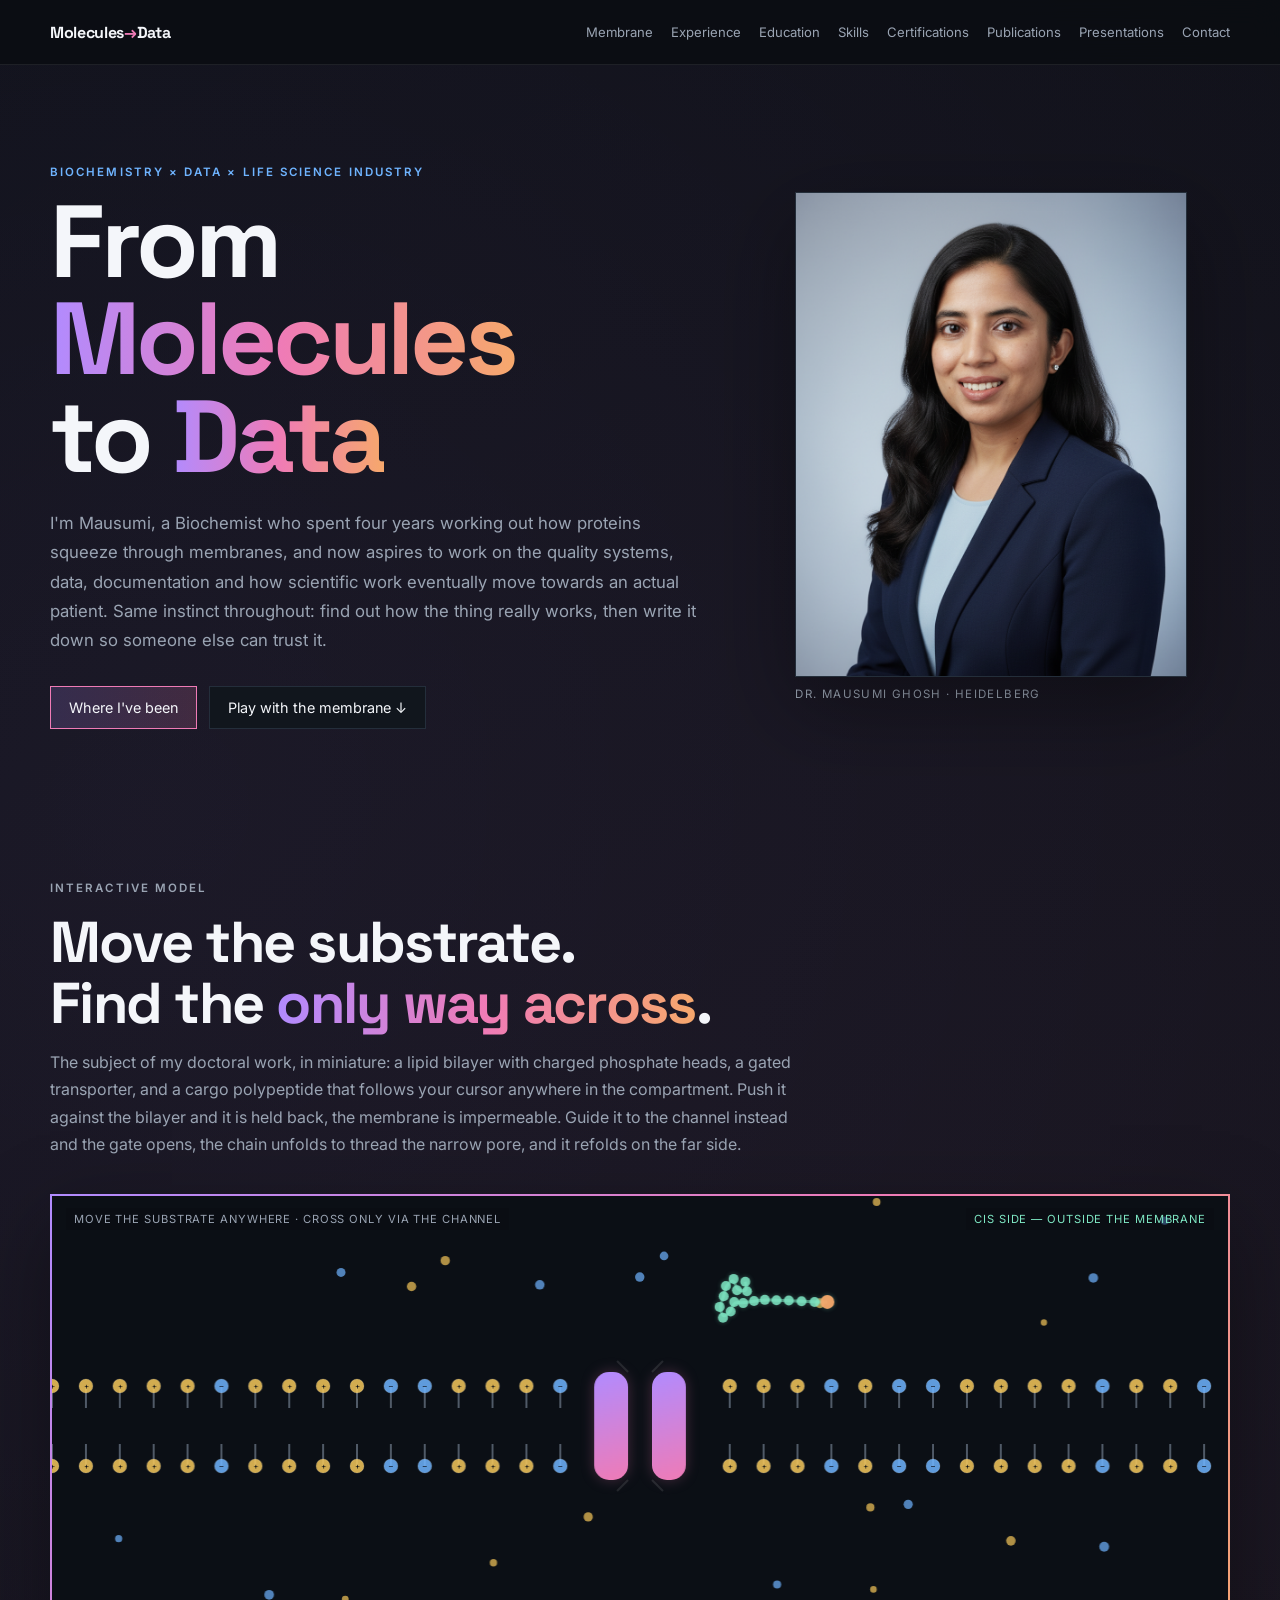
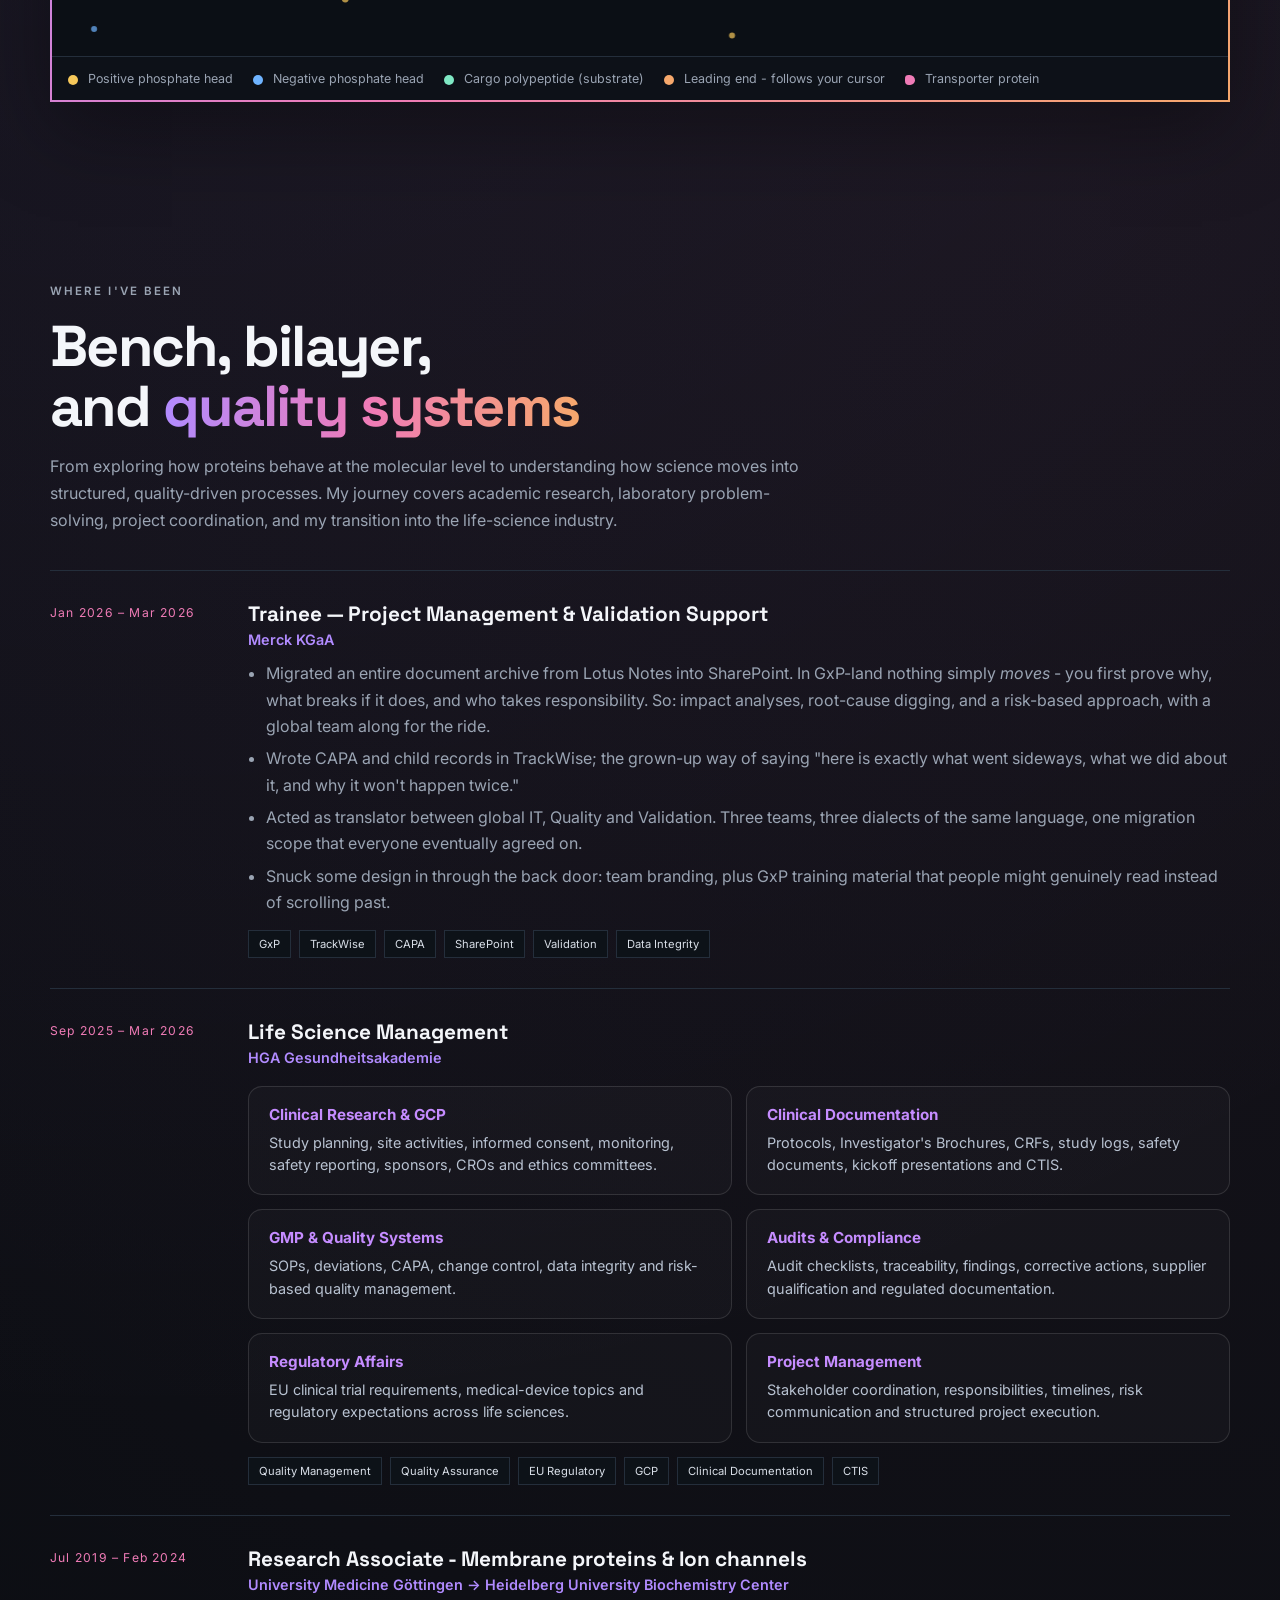
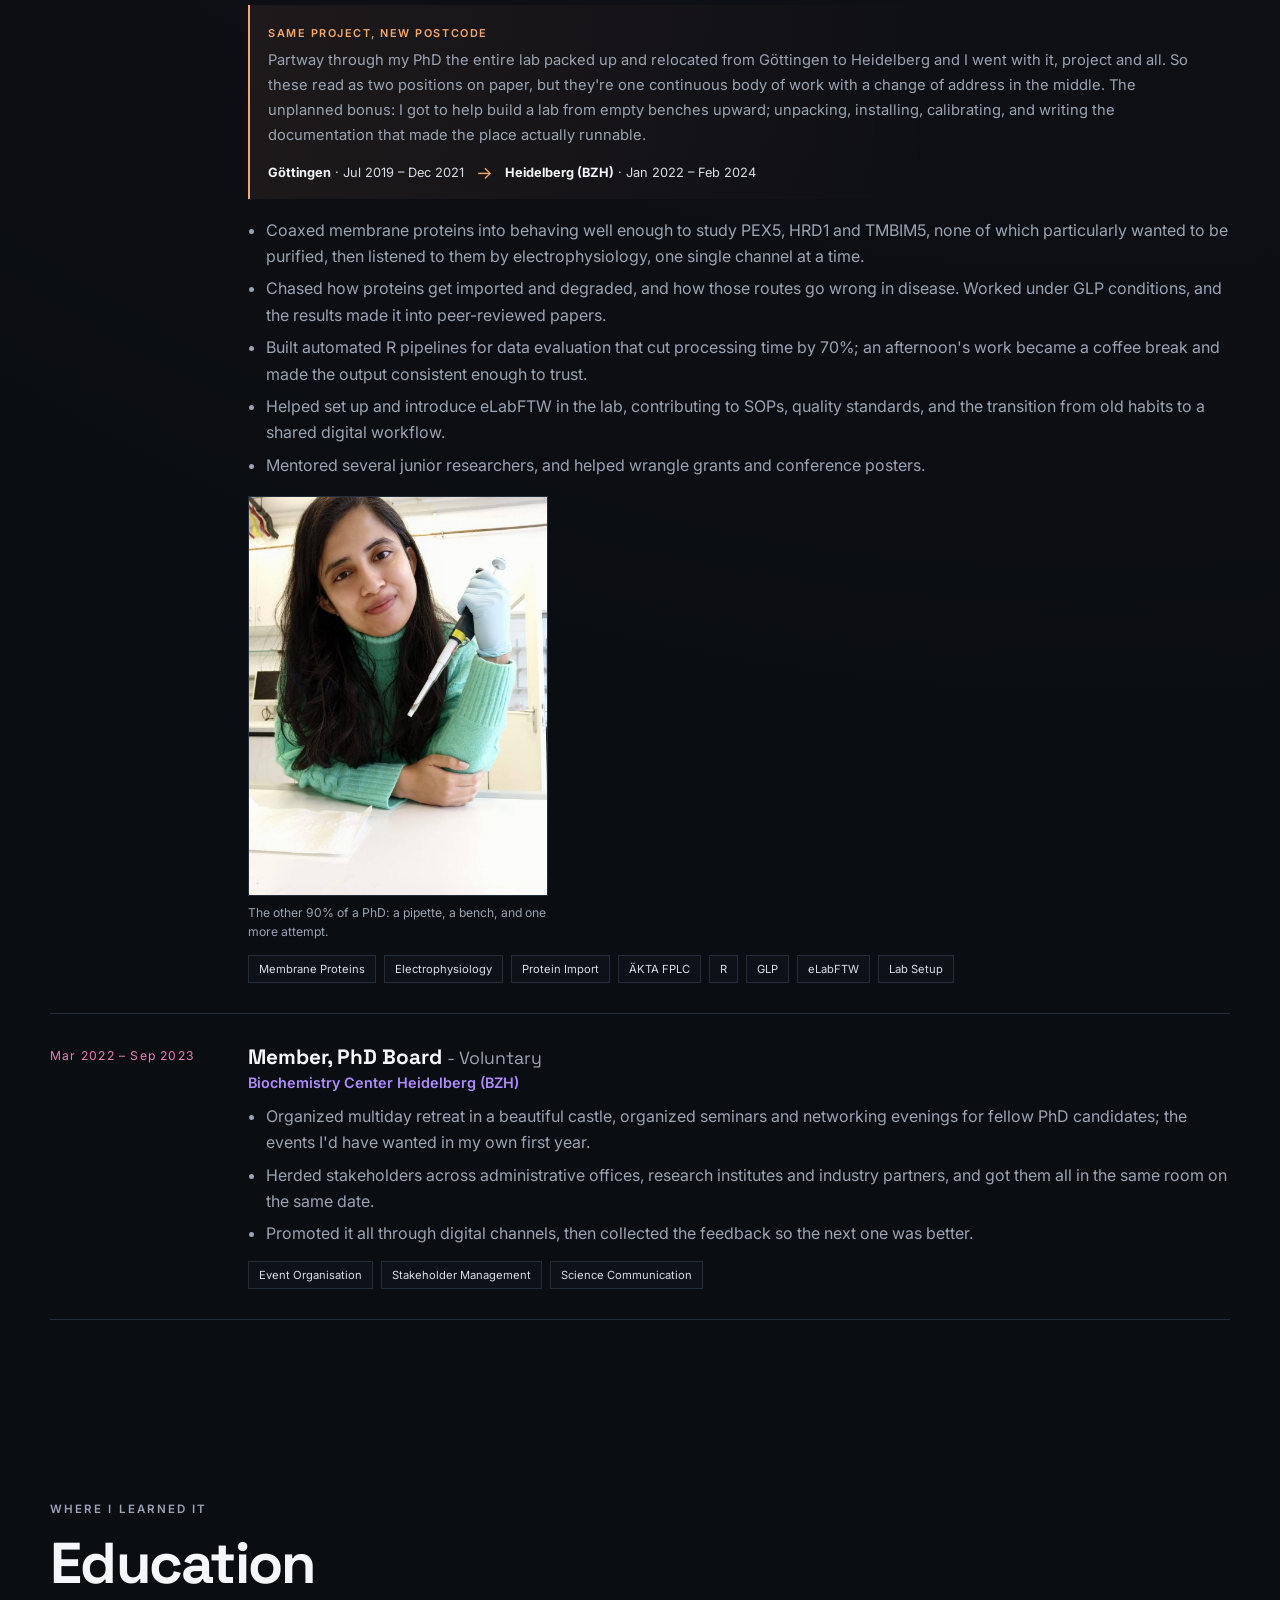
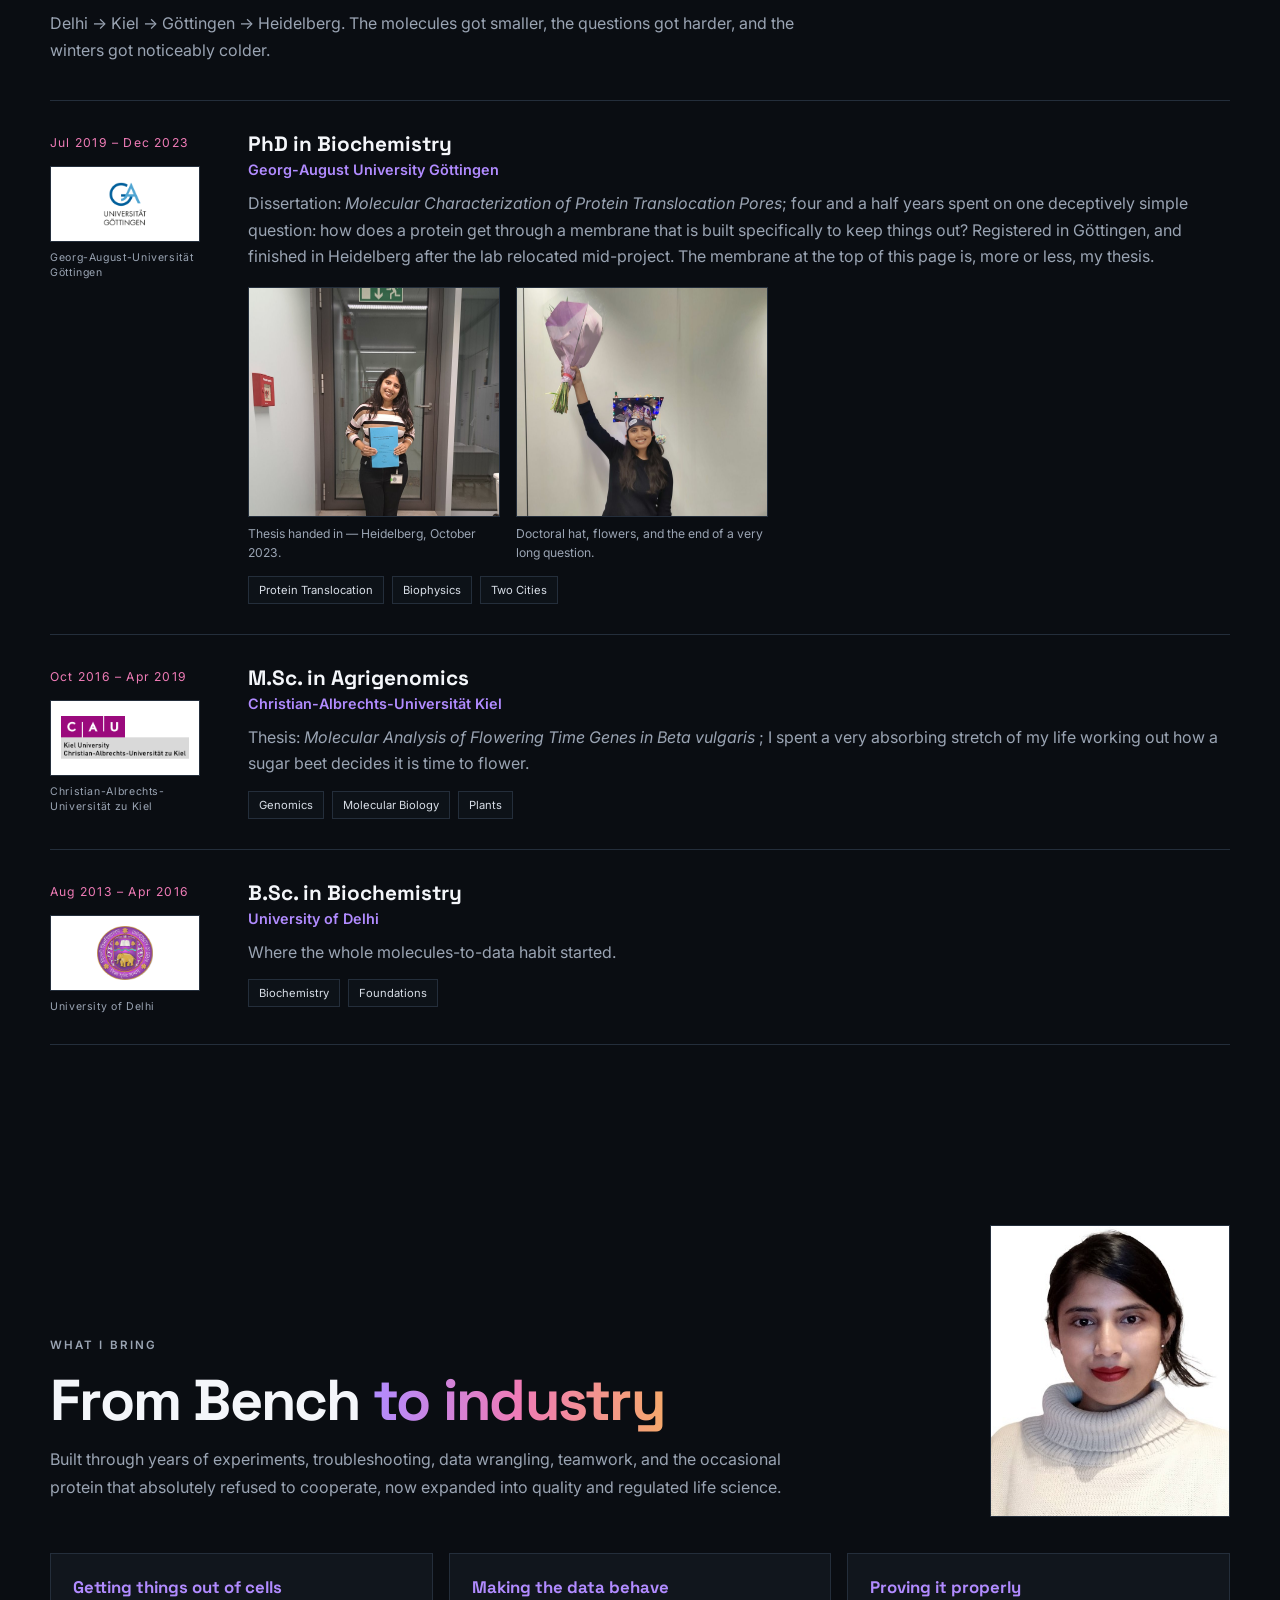
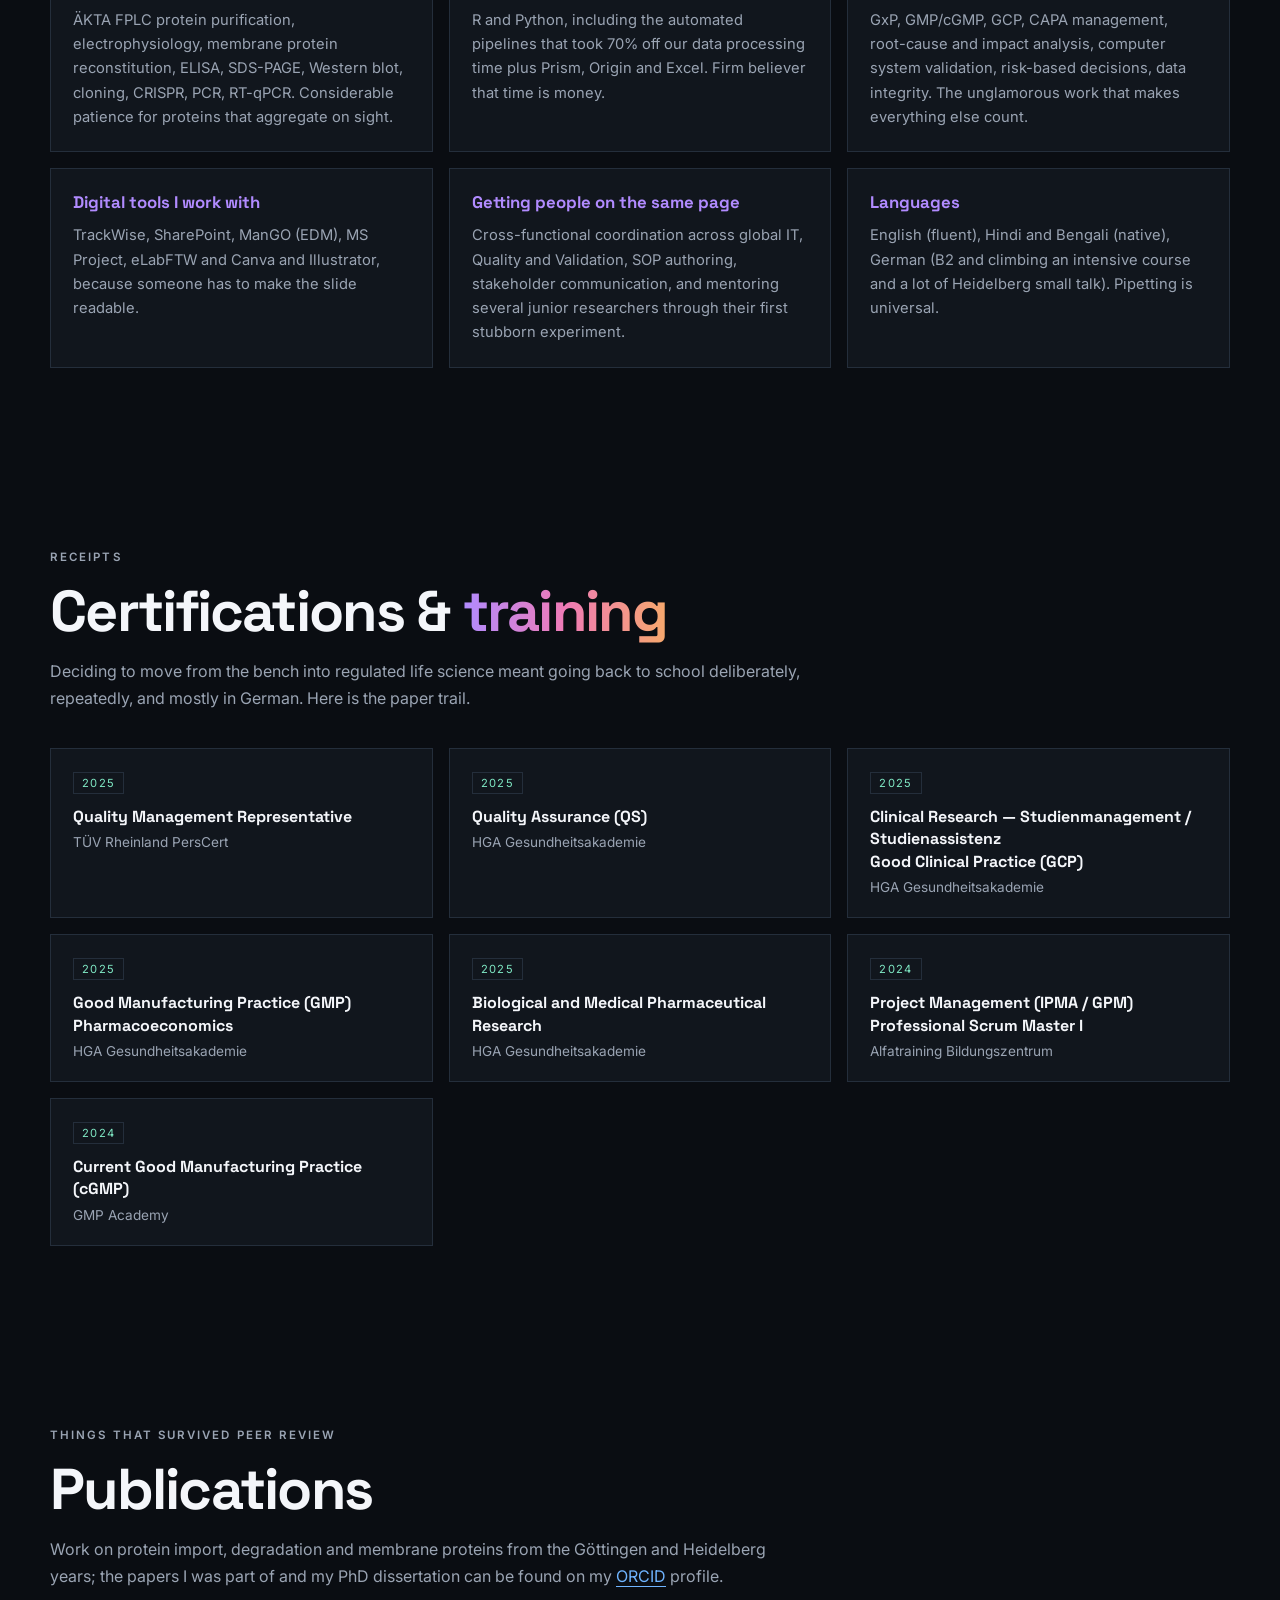
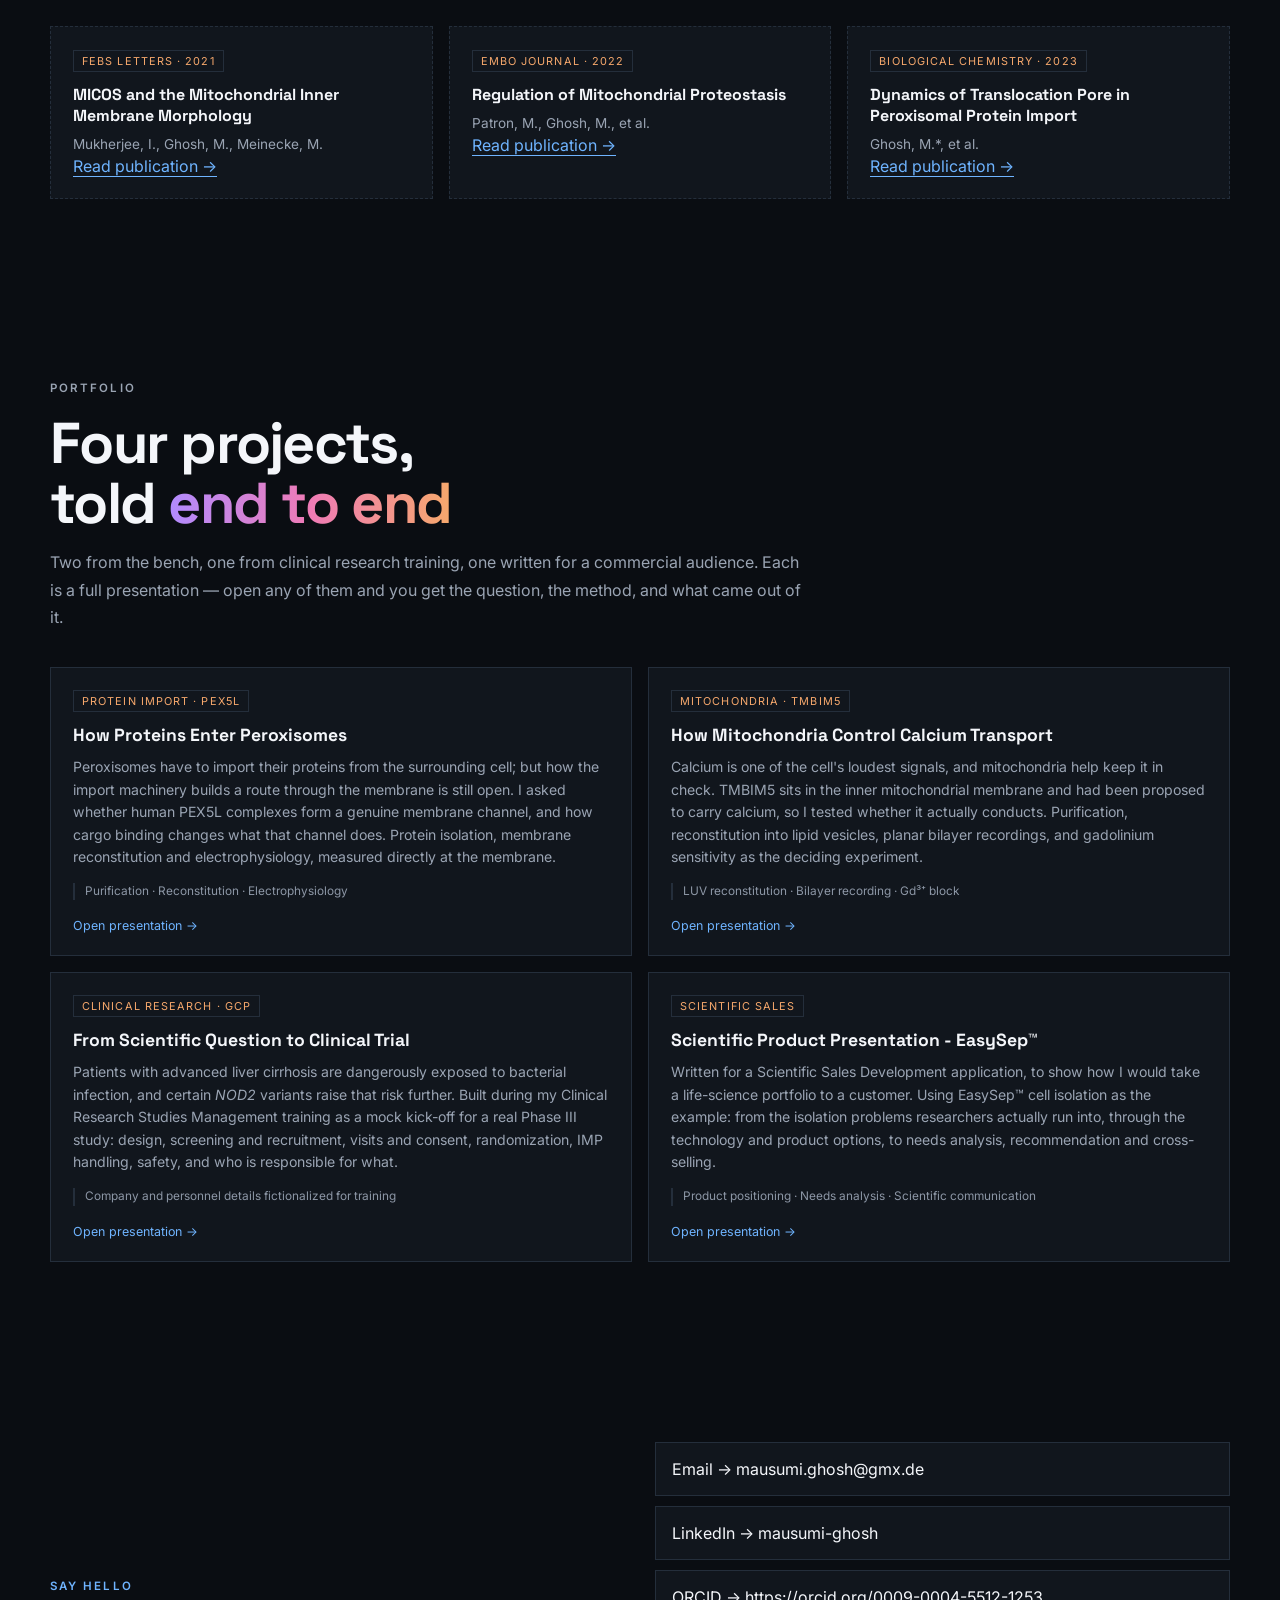
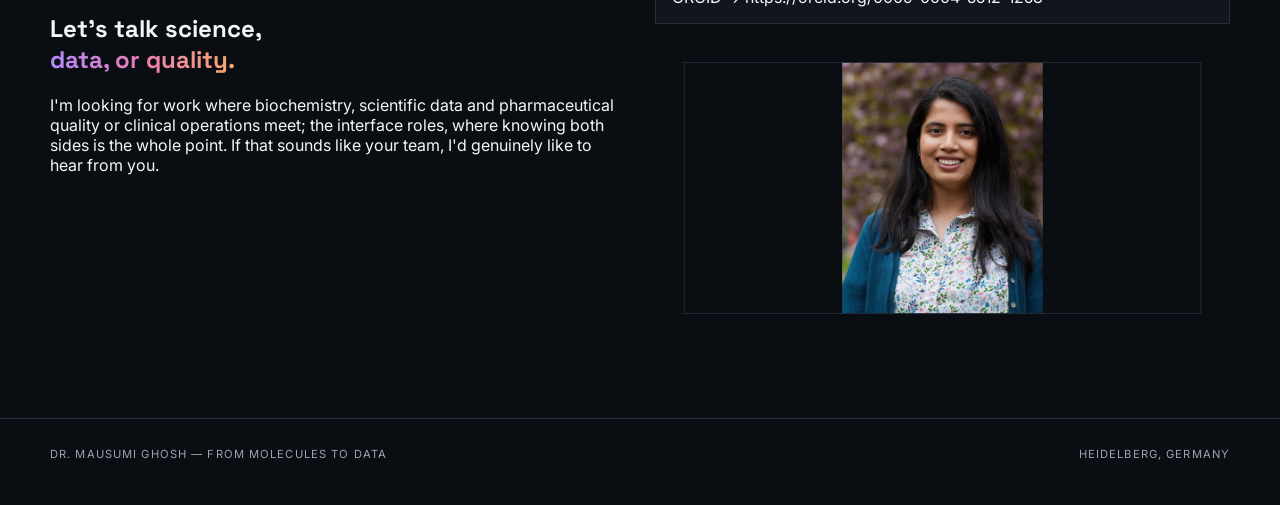
<file: index.html>
<!DOCTYPE html>
<html lang="en">
<head>
<meta charset="UTF-8" />
<meta name="viewport" content="width=device-width, initial-scale=1.0" />
<title>From Molecules to Data — Dr. Mausumi Ghosh</title>
<meta name="description" content="Dr. Mausumi Ghosh — Biochemist bridging membrane protein research, scientific data, and pharmaceutical quality." />
<link rel="icon" href="data:,">
<link rel="preconnect" href="https://fonts.googleapis.com">
<link rel="preconnect" href="https://fonts.gstatic.com" crossorigin>
<link href="https://fonts.googleapis.com/css2?family=Space+Grotesk:wght@500;700&family=Inter:wght@400;500;600&display=swap" rel="stylesheet">
<link rel="stylesheet" href="style.css">
</head>
<body>

<nav>
  <div class="shell nav-inner">
    <a class="brand" href="#top">Molecules<span>→</span>Data</a>
    <div class="links">
      <a href="#membrane">Membrane</a>
      <a href="#experience">Experience</a>
      <a href="#education">Education</a>
      <a href="#skills">Skills</a>
      <a href="#certifications">Certifications</a>
      <a href="#publications">Publications</a>
      <a href="#presentations">Presentations</a>
      <a href="#contact">Contact</a>
    </div>
  </div>
</nav>

<header class="hero" id="top">
  <div class="shell hero-inner">
    <div class="hero-copy">
    <p class="kicker">Biochemistry × Data × Life Science Industry</p>
    <h1>From <span class="gradient">Molecules</span><br>to <span class="gradient">Data</span></h1>
    <p class="lead">I'm Mausumi, a Biochemist who spent four years working out how proteins squeeze through
      membranes, and now aspires to work on the quality systems, data, documentation and how scientific work eventually
       move towards an actual patient.
      Same instinct throughout: find out how the thing really works, then write it down so someone else can trust it.</p>
    <div class="ctas">
      <a class="btn primary" href="#experience">Where I've been</a>
      <a class="btn" href="#membrane">Play with the membrane ↓</a>
    </div>
    </div>
    <figure class="hero-portrait">
      <img src="docs/Images/Personal Pics/Mausumi.png" alt="Portrait of Dr. Mausumi Ghosh" width="900" height="1116">
      <figcaption>Dr. Mausumi Ghosh · Heidelberg</figcaption>
    </figure>
  </div>
</header>

<section id="membrane">
  <div class="shell">
    <div class="section-title">
      <p class="eyebrow">Interactive model</p>
      <h2>Move the substrate.<br>Find the <span class="gradient">only way across</span>.</h2>
      <p>The subject of my doctoral work, in miniature: a lipid bilayer with charged phosphate heads, a gated
        transporter, and a cargo polypeptide that follows your cursor anywhere in the compartment. Push it against
        the bilayer and it is held back, the membrane is impermeable. Guide it to the channel instead and the gate
        opens, the chain unfolds to thread the narrow pore, and it refolds on the far side.</p>
    </div>
    <div class="canvas-frame">
      <canvas id="membraneCanvas"></canvas>
      <div class="canvas-hint">move the substrate anywhere · cross only via the channel</div>
      <div class="canvas-readout" id="translocationReadout">translocation 10%</div>
      <div class="legend">
        <span><i class="dot pos"></i> Positive phosphate head</span>
        <span><i class="dot neg"></i> Negative phosphate head</span>
        <span><i class="dot mol"></i> Cargo polypeptide (substrate)</span>
        <span><i class="dot lead"></i> Leading end - follows your cursor</span>
        <span><i class="dot protein"></i> Transporter protein</span>
      </div>
    </div>
  </div>
</section>

<section id="experience">
  <div class="shell">
    <div class="section-title">
      <p class="eyebrow">Where I've been</p>
      <h2>Bench, bilayer,<br>and <span class="gradient">quality systems</span></h2>
      <p>From exploring how proteins behave at the molecular level to understanding how 
        science moves into structured, quality-driven processes. My journey covers academic 
        research, laboratory problem-solving, project coordination, and my transition into 
        the life-science industry.  </p>
    </div>
    <div class="timeline">

      <div class="timeline-item">
        <div class="timeline-date">Jan 2026 – Mar 2026</div>
        <div class="timeline-body">
          <h3>Trainee — Project Management &amp; Validation Support</h3>
          <p class="org">Merck KGaA</p>
          <ul>
            <li>Migrated an entire document archive from Lotus Notes into SharePoint. In GxP-land nothing simply
              <em>moves</em> - you first prove why, what breaks if it does, and who takes responsibility. So: impact
              analyses, root-cause digging, and a risk-based approach, with a global team along for the ride.</li>
            <li>Wrote CAPA and child records in TrackWise; the grown-up way of saying "here is exactly what went
              sideways, what we did about it, and why it won't happen twice."</li>
            <li>Acted as translator between global IT, Quality and Validation. Three teams, three dialects of the
              same language, one migration scope that everyone eventually agreed on.</li>
            <li>Snuck some design in through the back door: team branding, plus GxP training material that people
              might genuinely read instead of scrolling past.</li>
          </ul>
          <div class="tag-row">
            <span class="tag">GxP</span><span class="tag">TrackWise</span><span class="tag">CAPA</span>
            <span class="tag">SharePoint</span><span class="tag">Validation</span><span class="tag">Data Integrity</span>
          </div>
        </div>
      </div>

 <div class="timeline-item">
  <div class="timeline-date">Sep 2025 – Mar 2026</div>

  <div class="timeline-body">
    <h3>Life Science Management</h3>
    <p class="org">HGA Gesundheitsakademie</p>

    <div class="learning-grid">

      <div class="learning-card">
        <h4>Clinical Research & GCP</h4>
        <p>Study planning, site activities, informed consent, monitoring, safety reporting, sponsors, CROs and ethics committees.</p>
      </div>

      <div class="learning-card">
        <h4>Clinical Documentation</h4>
        <p>Protocols, Investigator's Brochures, CRFs, study logs, safety documents, kickoff presentations and CTIS.</p>
      </div>

      <div class="learning-card">
        <h4>GMP & Quality Systems</h4>
        <p>SOPs, deviations, CAPA, change control, data integrity and risk-based quality management.</p>
      </div>

      <div class="learning-card">
        <h4>Audits & Compliance</h4>
        <p>Audit checklists, traceability, findings, corrective actions, supplier qualification and regulated documentation.</p>
      </div>

      <div class="learning-card">
        <h4>Regulatory Affairs</h4>
        <p>EU clinical trial requirements, medical-device topics and regulatory expectations across life sciences.</p>
      </div>

      <div class="learning-card">
        <h4>Project Management</h4>
        <p>Stakeholder coordination, responsibilities, timelines, risk communication and structured project execution.</p>
      </div>

    </div>
          <div class="tag-row">
            <span class="tag">Quality Management</span><span class="tag">Quality Assurance</span><span class="tag">EU Regulatory</span><span class="tag">GCP</span><span class="tag">Clinical Documentation</span>
            <span class="tag">CTIS</span>
          </div>
        </div>
      </div>

      <div class="timeline-item">
        <div class="timeline-date">Jul 2019 – Feb 2024</div>
        <div class="timeline-body">
          <h3>Research Associate - Membrane proteins &amp; Ion channels</h3>
          <p class="org">University Medicine Göttingen → Heidelberg University Biochemistry Center</p>

          <div class="move-note">
            <span class="move-label">Same project, new postcode</span>
            <p>Partway through my PhD the entire lab packed up and relocated from Göttingen to Heidelberg and I
              went with it, project and all. So these read as two positions on paper, but they're one continuous
              body of work with a change of address in the middle. The unplanned bonus: I got to help build a lab
              from empty benches upward; unpacking, installing, calibrating, and writing the documentation that
              made the place actually runnable.</p>
            <div class="move-legs">
              <span><strong>Göttingen</strong> · Jul 2019 – Dec 2021</span>
              <span class="move-arrow">→</span>
              <span><strong>Heidelberg (BZH)</strong> · Jan 2022 – Feb 2024</span>
            </div>
          </div>

          <ul>
            <li>Coaxed membrane proteins into behaving well enough to study PEX5, HRD1 and TMBIM5, none of which
              particularly wanted to be purified, then listened to them by electrophysiology, one single channel
              at a time.</li>
            <li>Chased how proteins get imported and degraded, and how those routes go wrong in disease. Worked
              under GLP conditions, and the results made it into peer-reviewed papers.</li>
            <li>Built automated R pipelines for data evaluation that cut processing time by 70%; an afternoon's
              work became a coffee break and made the output consistent enough to trust.</li>
            <li>Helped set up and introduce eLabFTW in the lab, contributing to SOPs, quality standards, and
               the transition from old habits to a shared digital workflow.</li>
            <li>Mentored several junior researchers, and helped wrangle grants and conference posters.</li>
          </ul>
          <figure class="photo-inline">
            <img src="assets/photos/lab-bench.jpg" alt="Mausumi Ghosh at the lab bench holding a pipette" loading="lazy" width="1000" height="1336">
            <figcaption>The other 90% of a PhD: a pipette, a bench, and one more attempt.</figcaption>
          </figure>
          <div class="tag-row">
            <span class="tag">Membrane Proteins</span><span class="tag">Electrophysiology</span>
            <span class="tag">Protein Import</span><span class="tag">ÄKTA FPLC</span>
            <span class="tag">R</span><span class="tag">GLP</span><span class="tag">eLabFTW</span>
            <span class="tag">Lab Setup</span>
          </div>
        </div>
      </div>

      <div class="timeline-item">
        <div class="timeline-date">Mar 2022 – Sep 2023</div>
        <div class="timeline-body">
          <h3>Member, PhD Board <span class="muted-note">- Voluntary</span></h3>
          <p class="org">Biochemistry Center Heidelberg (BZH)</p>
          <ul>
            <li>Organized multiday retreat in a beautiful castle, organized seminars and networking evenings for fellow PhD candidates; the events I'd
              have wanted in my own first year.</li>
            <li>Herded stakeholders across administrative offices, research institutes and industry partners, and
              got them all in the same room on the same date.</li>
            <li>Promoted it all through digital channels, then collected the feedback so the next one was better.</li>
          </ul>
          <div class="tag-row">
            <span class="tag">Event Organisation</span><span class="tag">Stakeholder Management</span>
            <span class="tag">Science Communication</span>
          </div>
        </div>
      </div>

    </div>
  </div>
</section>

<section id="education">
  <div class="shell">
    <div class="section-title">
      <p class="eyebrow">Where I learned it</p>
      <h2>Education</h2>
      <p>Delhi → Kiel → Göttingen → Heidelberg. The molecules got smaller, the questions got harder, and the
        winters got noticeably colder.</p>
    </div>
    <div class="timeline">

      <div class="timeline-item">
        <div class="timeline-date">
          Jul 2019 – Dec 2023
          <figure class="uni-logo">
            <img src="assets/uni/goettingen.png" alt="Georg-August-Universität Göttingen logo" loading="lazy" width="300" height="300">
            <figcaption>Georg-August-Universität Göttingen</figcaption>
          </figure>
        </div>
        <div class="timeline-body">
          <h3>PhD in Biochemistry</h3>
          <p class="org">Georg-August University Göttingen</p>
          <p class="single">Dissertation: <em>Molecular Characterization of Protein Translocation Pores</em>;
            four and a half years spent on one deceptively simple question: how does a protein get through a
            membrane that is built specifically to keep things out? Registered in Göttingen, and finished in
            Heidelberg after the lab relocated mid-project. The membrane at the top of this page is, more or
            less, my thesis.</p>
          <div class="photo-strip">
            <figure>
              <img src="assets/photos/thesis-submission.jpg" alt="Mausumi Ghosh holding her bound doctoral thesis" loading="lazy" width="1000" height="1333">
              <figcaption>Thesis handed in — Heidelberg, October 2023.</figcaption>
            </figure>
            <figure>
              <img src="assets/photos/graduation.jpg" alt="Mausumi Ghosh celebrating her doctoral graduation" loading="lazy" width="1000" height="1330">
              <figcaption>Doctoral hat, flowers, and the end of a very long question.</figcaption>
            </figure>
          </div>
          <div class="tag-row">
            <span class="tag">Protein Translocation</span><span class="tag">Biophysics</span>
            <span class="tag">Two Cities</span>
          </div>
        </div>
      </div>

      <div class="timeline-item">
        <div class="timeline-date">
          Oct 2016 – Apr 2019
          <figure class="uni-logo">
            <img src="assets/uni/kiel.png" alt="Christian-Albrechts-Universität zu Kiel logo" loading="lazy" width="340" height="114">
            <figcaption>Christian-Albrechts-Universität zu Kiel</figcaption>
          </figure>
        </div>
        <div class="timeline-body">
          <h3>M.Sc. in Agrigenomics</h3>
          <p class="org">Christian-Albrechts-Universität Kiel</p>
          <p class="single">Thesis: <em>Molecular Analysis of Flowering Time Genes in Beta vulgaris</em> ; I spent
            a very absorbing stretch of my life working out how a sugar beet decides it is time to flower. </p>
          <div class="tag-row">
            <span class="tag">Genomics</span><span class="tag">Molecular Biology</span><span class="tag">Plants</span>
          </div>
        </div>
      </div>

      <div class="timeline-item">
        <div class="timeline-date">
          Aug 2013 – Apr 2016
          <figure class="uni-logo">
            <img src="assets/uni/delhi.png" alt="University of Delhi logo" loading="lazy" width="317" height="310">
            <figcaption>University of Delhi</figcaption>
          </figure>
        </div>
        <div class="timeline-body">
          <h3>B.Sc. in Biochemistry</h3>
          <p class="org">University of Delhi</p>
          <p class="single">Where the whole molecules-to-data habit started.</p>
          <div class="tag-row">
            <span class="tag">Biochemistry</span><span class="tag">Foundations</span>
          </div>
        </div>
      </div>

    </div>
  </div>
</section>

<section id="skills">
  <div class="shell">
    <div class="skills-intro">
    <div class="section-title">
      <p class="eyebrow">What I bring </p>
      <h2>From Bench <span class="gradient">to industry</span></h2>
      <p>Built through years of experiments, troubleshooting, data wrangling, teamwork, 
        and the occasional protein that absolutely refused to cooperate, now expanded 
        into quality and regulated life science. </p>
    </div>
      <figure class="portrait-plate">
        <img src="docs/Images/Personal Pics/IMG_20201010_193233.jpg" alt="Portrait of Dr. Mausumi Ghosh" loading="lazy" width="700" height="936">
      </figure>
    </div>
    <div class="skill-grid">
      <div class="skill-card">
        <h3>Getting things out of cells</h3>
        <p>ÄKTA FPLC protein purification, electrophysiology, membrane protein reconstitution, ELISA, SDS-PAGE,
          Western blot, cloning, CRISPR, PCR, RT-qPCR. Considerable patience for proteins that aggregate on sight.</p>
      </div>
      <div class="skill-card">
        <h3>Making the data behave</h3>
        <p>R and Python, including the automated pipelines that took 70% off our data processing time plus Prism,
          Origin and Excel. Firm believer that time is money.</p>
      </div>
      <div class="skill-card">
        <h3>Proving it properly</h3>
        <p>GxP, GMP/cGMP, GCP, CAPA management, root-cause and impact analysis, computer system validation,
          risk-based decisions, data integrity. The unglamorous work that makes everything else count.</p>
      </div>
      <div class="skill-card">
        <h3>Digital tools I work with</h3>
        <p>TrackWise, SharePoint, ManGO (EDM), MS Project, eLabFTW and Canva and Illustrator,
          because someone has to make the slide readable.</p>
      </div>
      <div class="skill-card">
        <h3>Getting people on the same page</h3>
        <p>Cross-functional coordination across global IT, Quality and Validation, SOP authoring, stakeholder
          communication, and mentoring several junior researchers through their first stubborn experiment.</p>
      </div>
      <div class="skill-card">
        <h3>Languages</h3>
        <p>English (fluent), Hindi and Bengali (native), German (B2 and climbing an intensive course and a lot of
          Heidelberg small talk). Pipetting is universal.</p>
      </div>
    </div>
  </div>
</section>

<section id="certifications">
  <div class="shell">
    <div class="section-title">
      <p class="eyebrow">Receipts</p>
      <h2>Certifications &amp; <span class="gradient">training</span></h2>
      <p>Deciding to move from the bench into regulated life science meant going back to school deliberately,
        repeatedly, and mostly in German. Here is the paper trail.</p>
    </div>
    <div class="cert-grid">
      <div class="cert-card">
        <span class="cert-year">2025</span>
        <h3>Quality Management Representative</h3>
        <p>TÜV Rheinland PersCert</p>
      </div>
      <div class="cert-card">
        <span class="cert-year">2025</span>
        <h3>Quality Assurance (QS)</h3>
        <p>HGA Gesundheitsakademie</p>
      </div>
      <div class="cert-card">
        <span class="cert-year">2025</span>
        <h3>Clinical Research — Studienmanagement / Studienassistenz<br>Good Clinical Practice (GCP)</h3>
        <p>HGA Gesundheitsakademie</p>
      </div>
      <div class="cert-card">
        <span class="cert-year">2025</span>
        <h3>Good Manufacturing Practice (GMP)<br>Pharmacoeconomics</h3>
        <p>HGA Gesundheitsakademie</p>
      </div>
      <div class="cert-card">
        <span class="cert-year">2025</span>
        <h3>Biological and Medical Pharmaceutical Research</h3>
        <p>HGA Gesundheitsakademie</p>
      </div>
      <div class="cert-card">
        <span class="cert-year">2024</span>
        <h3>Project Management (IPMA / GPM)<br>Professional Scrum Master I</h3>
        <p>Alfatraining Bildungszentrum</p>
      </div>
      <div class="cert-card">
        <span class="cert-year">2024</span>
        <h3>Current Good Manufacturing Practice (cGMP)</h3>
        <p>GMP Academy</p>
      </div>
    </div>
  </div>
</section>

<section id="publications">
  <div class="shell">
    <div class="section-title">
      <p class="eyebrow">Things that survived peer review</p>
      <h2>Publications</h2>
      <p>Work on protein import, degradation and membrane proteins from the Göttingen and Heidelberg years; the
        papers I was part of and my PhD dissertation can be found on my 
        <a class="inline-link" href="#" id="orcidLink" target="_blank" rel="noopener">ORCID</a> profile.
      </p>
    </div>
    <div class="pub-grid" id="pubGrid">
      <div class="pub-card">
        <span class="pub-tag">FEBS Letters · 2021</span>
        <h3>MICOS and the Mitochondrial Inner Membrane Morphology</h3>
        <p>Mukherjee, I., Ghosh, M., Meinecke, M.</p>
        <a class="inline-link" href="https://doi.org/10.1002/1873-3468.14089" target="_blank" rel="noopener">Read publication →</a>
      </div>
      <div class="pub-card">
        <span class="pub-tag">EMBO Journal · 2022</span>
        <h3>Regulation of Mitochondrial Proteostasis</h3>
        <p>Patron, M., Ghosh, M., et al.</p>
        <a class="inline-link" href="https://doi.org/10.15252/embj.2021110476" target="_blank" rel="noopener">Read publication →</a>
      </div>
      <div class="pub-card">
        <span class="pub-tag">Biological Chemistry · 2023</span>
        <h3>Dynamics of Translocation Pore in Peroxisomal Protein Import</h3>
        <p>Ghosh, M.*, et al.</p>
        <a class="inline-link" href="https://www.degruyterbrill.com/document/doi/10.1515/hsz-2022-0170/html" target="_blank" rel="noopener">Read publication →</a>
      </div>
    </div>
  </div>
</section>

<section id="presentations">
  <div class="shell">
    <div class="section-title">
      <p class="eyebrow">Portfolio</p>
      <h2>Four projects,<br>told <span class="gradient">end to end</span></h2>
      <p>Two from the bench, one from clinical research training, one written for a commercial audience. Each is a
        full presentation — open any of them and you get the question, the method, and what came out of it.</p>
    </div>
    <div class="pres-grid">

      <a class="pres-card" href="assets/presentations/human-pex5-peroxisomal-import.pdf" target="_blank" rel="noopener">
        <span class="pub-tag">Protein import · PEX5L</span>
        <h3>How Proteins Enter Peroxisomes</h3>
        <p>Peroxisomes have to import their proteins from the surrounding cell; but how the import machinery
          builds a route through the membrane is still open. I asked whether human PEX5L complexes form a genuine
          membrane channel, and how cargo binding changes what that channel does. Protein isolation, membrane
          reconstitution and electrophysiology, measured directly at the membrane.</p>
        <span class="pres-meta">Purification · Reconstitution · Electrophysiology</span>
        <span class="pres-link">Open presentation →</span>
      </a>

      <a class="pres-card" href="assets/presentations/tmbim5-calcium-transport.pdf" target="_blank" rel="noopener">
        <span class="pub-tag">Mitochondria · TMBIM5</span>
        <h3>How Mitochondria Control Calcium Transport</h3>
        <p>Calcium is one of the cell's loudest signals, and mitochondria help keep it in check. TMBIM5 sits in the
          inner mitochondrial membrane and had been proposed to carry calcium, so I tested whether it actually
          conducts. Purification, reconstitution into lipid vesicles, planar bilayer recordings, and gadolinium
          sensitivity as the deciding experiment.</p>
        <span class="pres-meta">LUV reconstitution · Bilayer recording · Gd³⁺ block</span>
        <span class="pres-link">Open presentation →</span>
      </a>

      <a class="pres-card" href="assets/presentations/clinical-trial-kickoff.pdf" target="_blank" rel="noopener">
        <span class="pub-tag">Clinical research · GCP</span>
        <h3>From Scientific Question to Clinical Trial</h3>
        <p>Patients with advanced liver cirrhosis are dangerously exposed to bacterial infection, and certain
          <em>NOD2</em> variants raise that risk further. Built during my Clinical Research Studies Management
          training as a mock kick-off for a real Phase III study: design, screening and recruitment, visits and
          consent, randomization, IMP handling, safety, and who is responsible for what.</p>
        <span class="pres-meta">Company and personnel details fictionalized for training</span>
        <span class="pres-link">Open presentation →</span>
      </a>

      <a class="pres-card" href="assets/presentations/easysep-product-portfolio.pdf" target="_blank" rel="noopener">
        <span class="pub-tag">Scientific sales</span>
        <h3>Scientific Product Presentation - EasySep™</h3>
        <p>Written for a Scientific Sales Development application, to show how I would take a life-science
          portfolio to a customer. Using EasySep™ cell isolation as the example: from the isolation problems
          researchers actually run into, through the technology and product options, to needs analysis,
          recommendation and cross-selling.</p>
        <span class="pres-meta">Product positioning · Needs analysis · Scientific communication</span>
        <span class="pres-link">Open presentation →</span>
      </a>

    </div>
  </div>
</section>

<section id="contact">
  <div class="shell contact-grid">
    <div>
      <p class="eyebrow">Say hello</p>
      <h2>Let's talk science,<br><span class="gradient">data, or quality.</span></h2>
      <p>I'm looking for work where biochemistry, scientific data and pharmaceutical quality or clinical operations
        meet; the interface roles, where knowing both sides is the whole point. If that sounds like your team,
        I'd genuinely like to hear from you.</p>
    </div>
    <div class="contact-links">
      <a class="contact-link" href="mailto:mausumi.ghosh@gmx.de">Email → mausumi.ghosh@gmx.de</a>
      <a class="contact-link" href="https://www.linkedin.com/in/mausumi-ghosh" target="_blank" rel="noopener">LinkedIn → mausumi-ghosh</a>
      <a class="contact-link" href="#" id="orcidLink2" target="_blank" rel="noopener">ORCID → add your iD</a>
      <figure class="contact-portrait">
        <img src="assets/photos/portrait-outdoor.jpg" alt="Portrait of Dr. Mausumi Ghosh outdoors" loading="lazy" width="900" height="1126">
      </figure>
    </div>
  </div>
</section>

<footer class="site-footer">
  <div class="shell footer-inner">
    <span>DR. MAUSUMI GHOSH — FROM MOLECULES TO DATA</span>
    <span>HEIDELBERG, GERMANY</span>
  </div>
</footer>

<script src="script.js"></script>
</body>
</html>
</file>
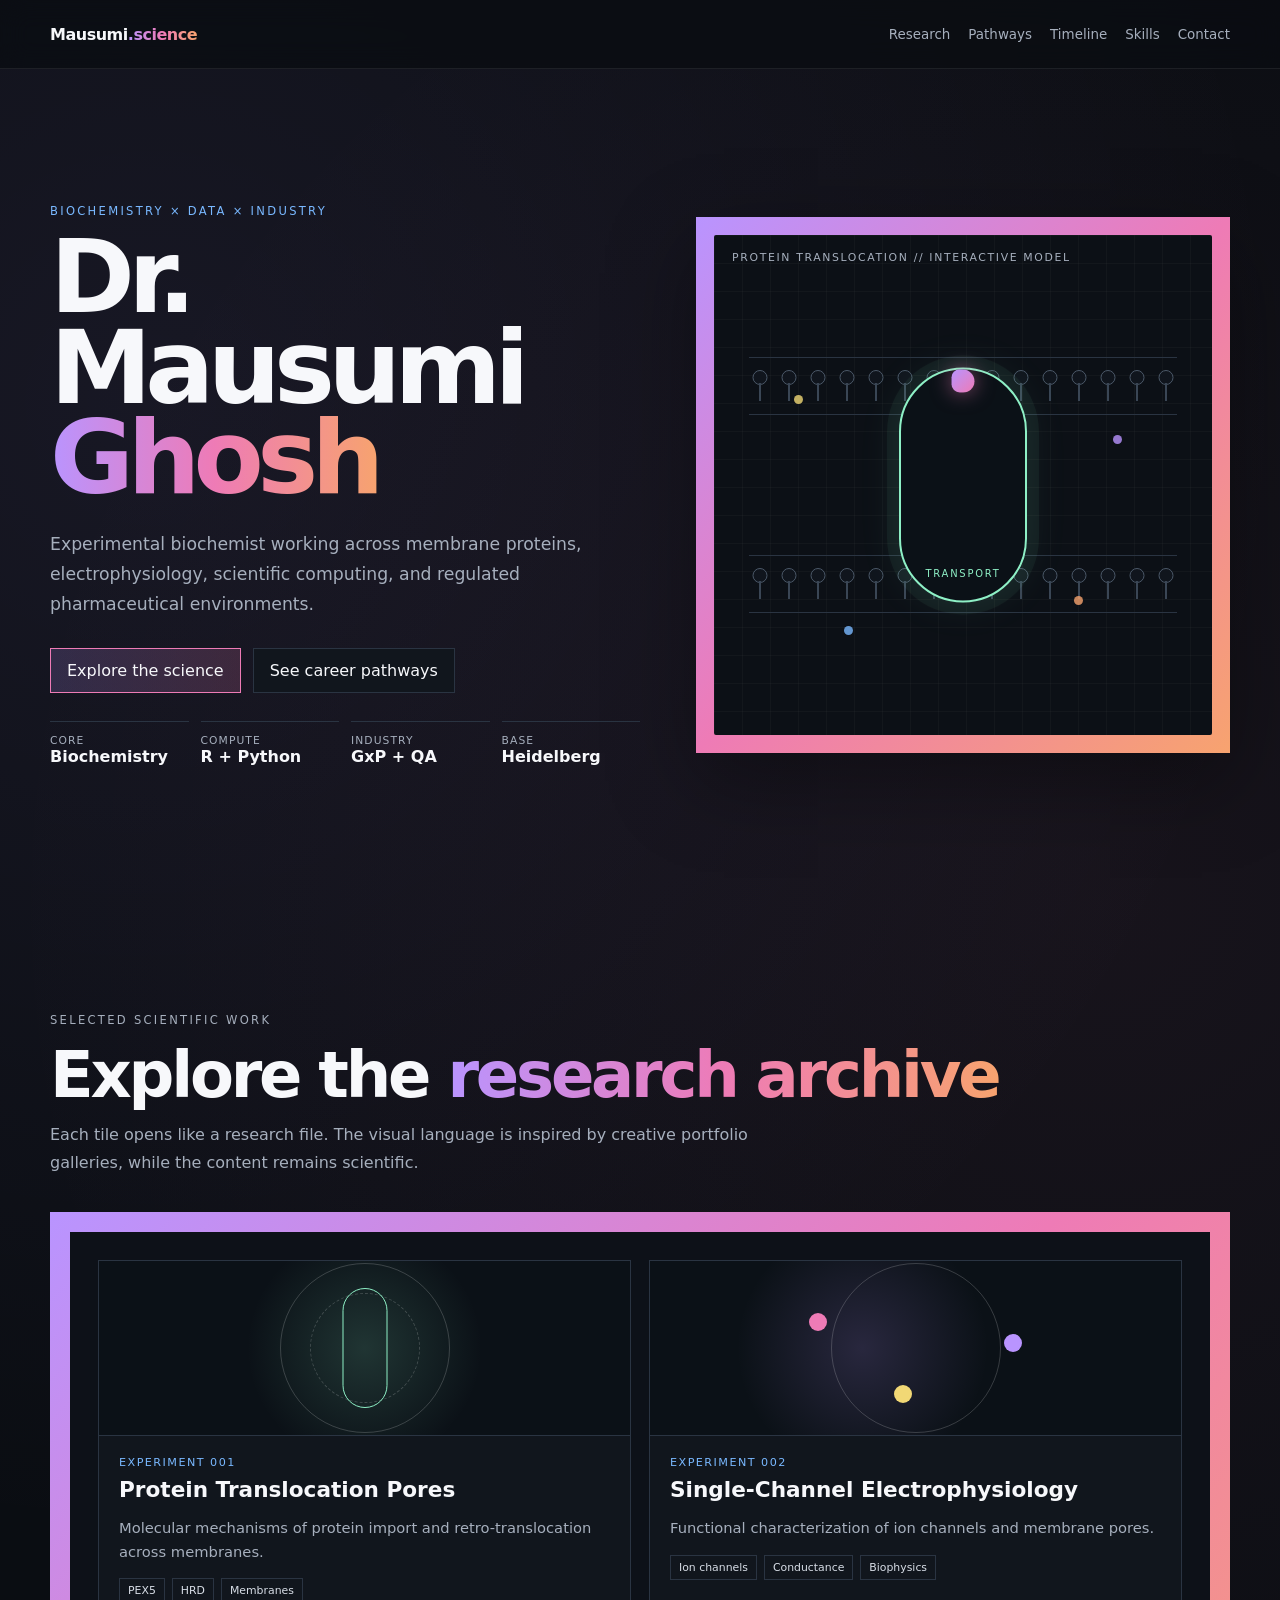
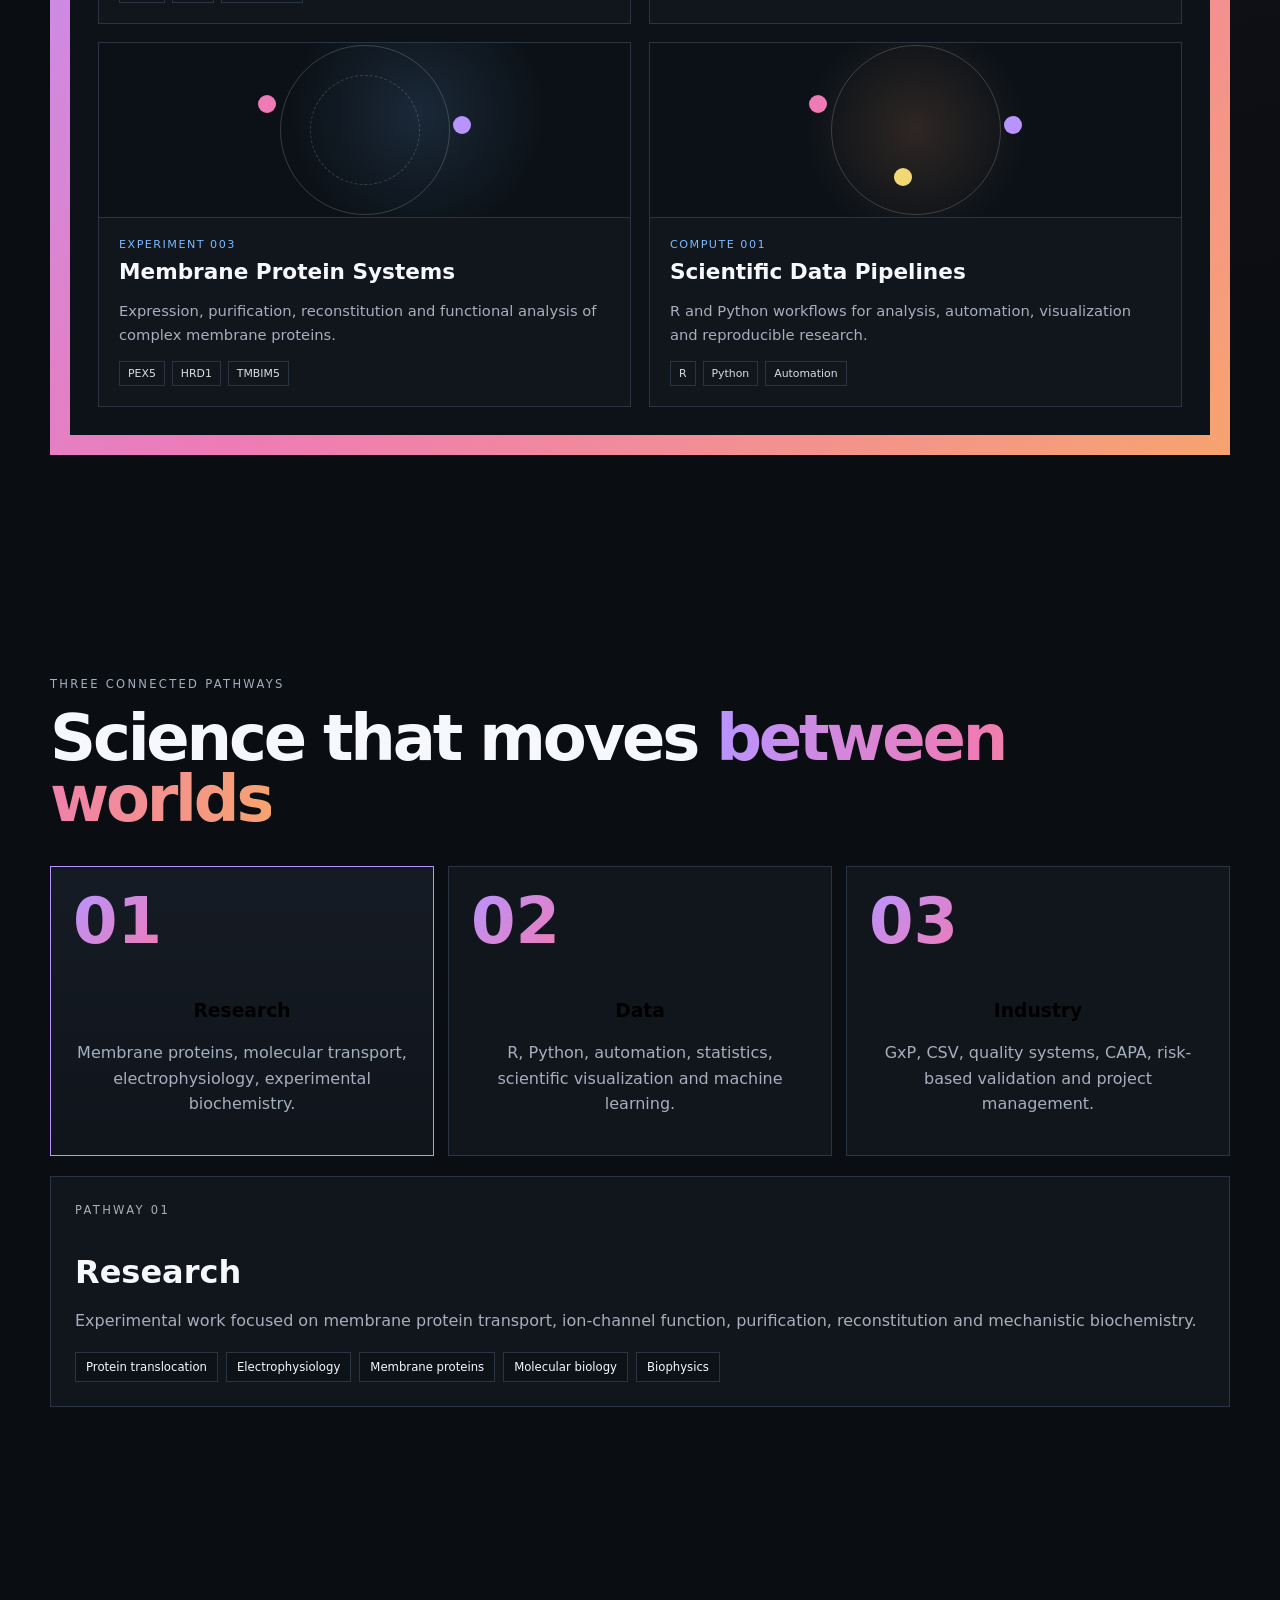
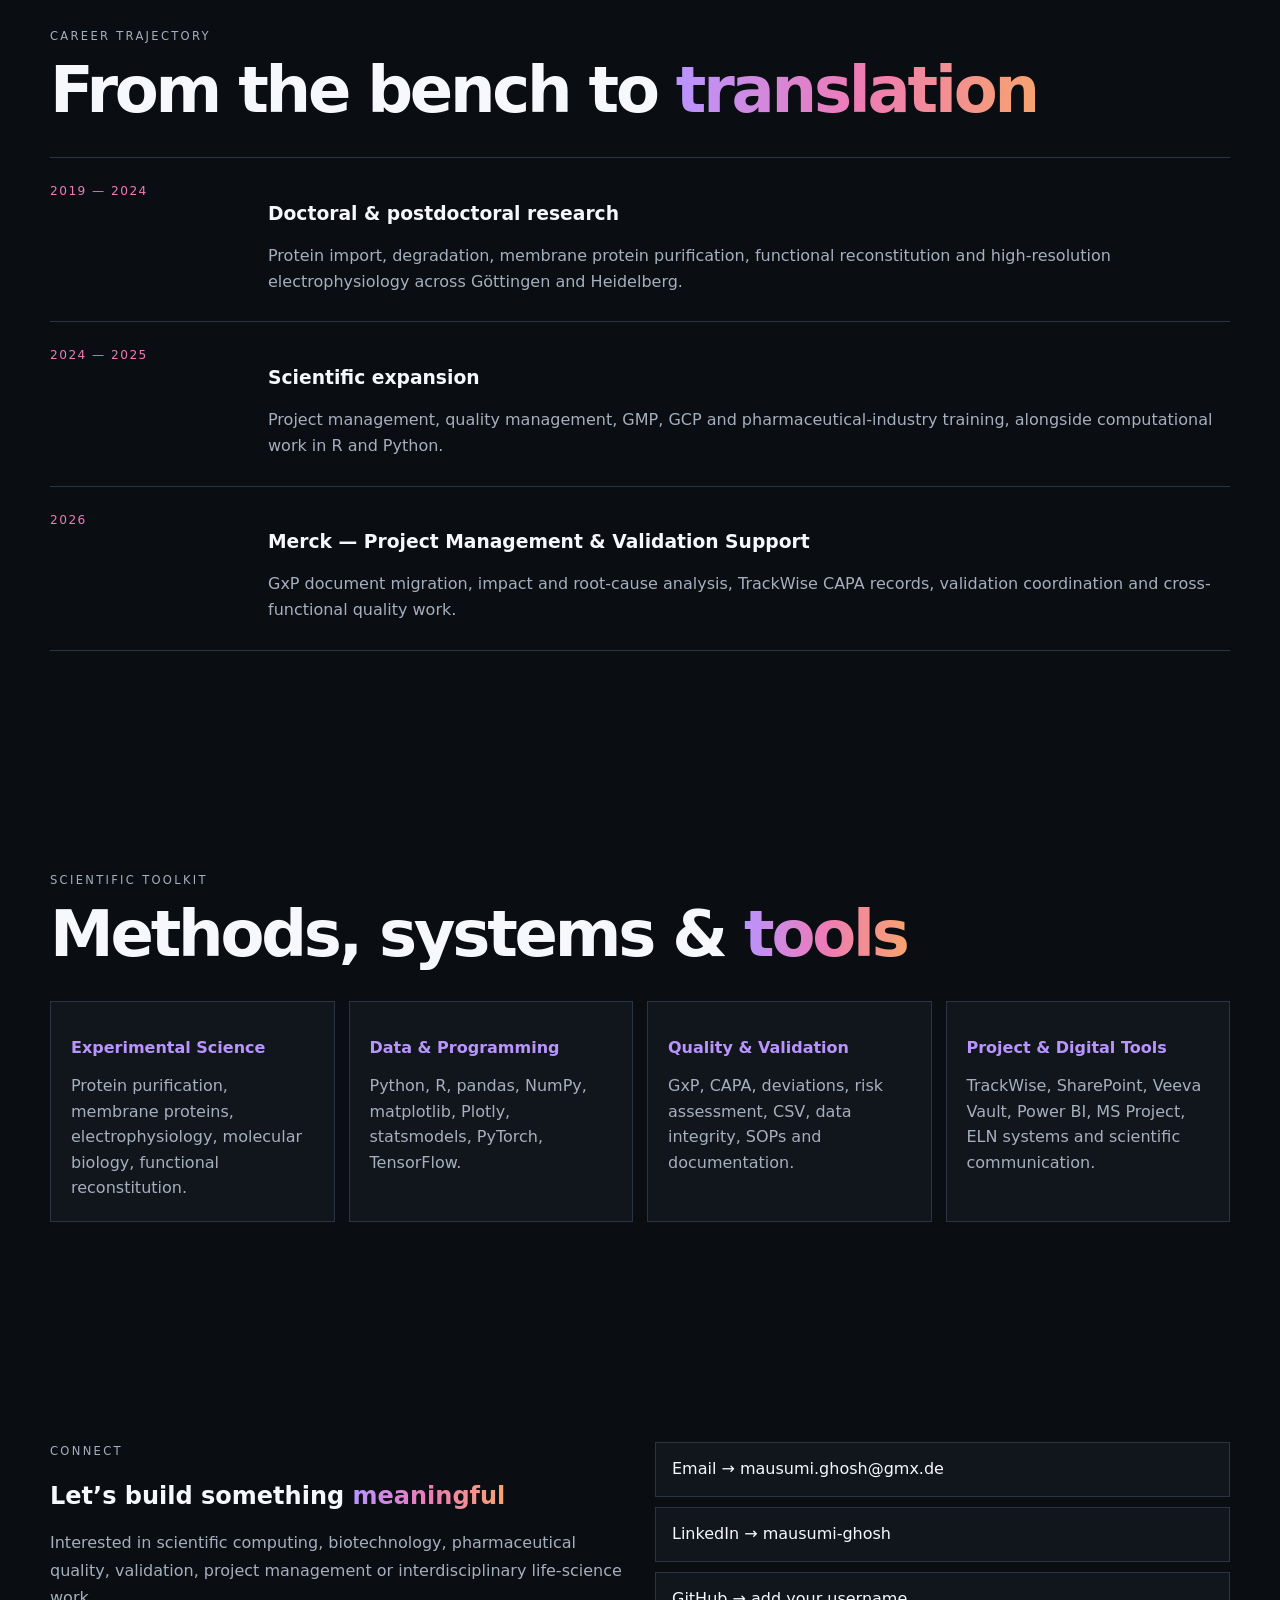
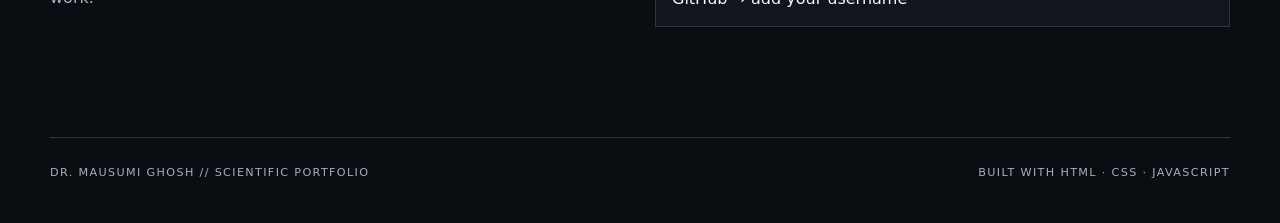
<file: docs/Portfolio Presentations/mausumi_scientific_portfolio_full (2).html>
<!DOCTYPE html>
<html lang="en">
<head>
<meta charset="UTF-8">
<meta name="viewport" content="width=device-width, initial-scale=1.0">
<title>Dr. Mausumi Ghosh — Scientific Portfolio</title>
<meta name="description" content="Interactive scientific portfolio of Dr. Mausumi Ghosh — biochemistry, data, and pharmaceutical quality.">

<style>
:root{
  --bg:#0a0d12;
  --panel:#11161d;
  --panel2:#151c24;
  --text:#f7f8fb;
  --muted:#a6afbd;
  --line:#2a3442;
  --mint:#8ef0c6;
  --purple:#b994ff;
  --pink:#ee7bb6;
  --peach:#f7a36f;
  --blue:#79b8ff;
  --yellow:#f1d875;
  --shadow:0 28px 80px rgba(0,0,0,.35);
}

*{box-sizing:border-box}
html{scroll-behavior:smooth}
body{
  margin:0;
  background:
    radial-gradient(circle at 12% 8%,rgba(185,148,255,.08),transparent 24%),
    radial-gradient(circle at 86% 18%,rgba(238,123,182,.06),transparent 26%),
    var(--bg);
  color:var(--text);
  font-family:Inter,ui-sans-serif,system-ui,-apple-system,BlinkMacSystemFont,"Segoe UI",sans-serif;
}
a{color:inherit;text-decoration:none}
button{font:inherit}
.shell{width:min(1180px,calc(100% - 34px));margin:auto}

nav{
  position:sticky;top:0;z-index:30;
  border-bottom:1px solid rgba(255,255,255,.08);
  background:rgba(10,13,18,.8);
  backdrop-filter:blur(14px);
}
.nav-inner{
  height:68px;
  display:flex;
  align-items:center;
  justify-content:space-between;
  gap:20px;
}
.brand{
  font-weight:800;
  letter-spacing:-.03em;
}
.brand span{
  background:linear-gradient(90deg,var(--purple),var(--pink),var(--peach));
  -webkit-background-clip:text;background-clip:text;color:transparent;
}
.links{display:flex;gap:18px;flex-wrap:wrap}
.links a{font-size:.84rem;color:var(--muted)}
.links a:hover{color:var(--text)}

.hero{
  min-height:calc(100vh - 68px);
  display:grid;
  align-items:center;
  padding:72px 0;
}
.hero-grid{
  display:grid;
  grid-template-columns:1.05fr .95fr;
  gap:56px;
  align-items:center;
}
.kicker{
  color:var(--blue);
  text-transform:uppercase;
  letter-spacing:.2em;
  font-size:.72rem;
  margin:0 0 14px;
}
h1{
  margin:0;
  font-size:clamp(3.8rem,8vw,7.8rem);
  line-height:.88;
  letter-spacing:-.065em;
  font-weight:900;
}
.gradient{
  background:linear-gradient(90deg,var(--purple),var(--pink),var(--peach));
  -webkit-background-clip:text;background-clip:text;color:transparent;
}
.hero p.lead{
  max-width:700px;
  color:var(--muted);
  line-height:1.75;
  font-size:1.08rem;
  margin:26px 0 28px;
}
.ctas{display:flex;gap:12px;flex-wrap:wrap}
.btn{
  border:1px solid var(--line);
  background:var(--panel);
  color:var(--text);
  padding:12px 16px;
  cursor:pointer;
  transition:.2s ease;
}
.btn:hover{transform:translateY(-2px);border-color:var(--pink)}
.btn.primary{
  background:linear-gradient(90deg,rgba(185,148,255,.18),rgba(238,123,182,.18));
  border-color:var(--pink);
}

.lab-frame{
  padding:18px;
  background:linear-gradient(135deg,var(--purple),var(--pink),var(--peach));
  box-shadow:var(--shadow);
}
.lab-window{
  position:relative;
  min-height:500px;
  background:#0c1016;
  overflow:hidden;
  border-radius:2px;
}
.lab-window:before{
  content:"";
  position:absolute;inset:0;
  background:
    linear-gradient(rgba(255,255,255,.028) 1px,transparent 1px),
    linear-gradient(90deg,rgba(255,255,255,.028) 1px,transparent 1px);
  background-size:28px 28px;
}
.lab-label{
  position:absolute;left:18px;top:16px;
  color:var(--muted);
  font-size:.68rem;letter-spacing:.15em;
}
.membrane{
  position:absolute;left:7%;right:7%;
  height:58px;
  display:grid;
  grid-template-columns:repeat(15,1fr);
  align-items:center;gap:7px;
  border-top:1px solid var(--line);
  border-bottom:1px solid var(--line);
}
.membrane.top{top:122px}
.membrane.bottom{bottom:122px}
.lipid{position:relative;height:32px}
.lipid:before,.lipid:after{
  content:"";position:absolute;left:50%;transform:translateX(-50%)
}
.lipid:before{
  width:13px;height:13px;border-radius:50%;
  border:1px solid #4b5868;background:#10151d;top:0
}
.lipid:after{
  width:2px;height:18px;background:#3a4655;top:13px
}
.pore{
  position:absolute;left:50%;top:50%;
  transform:translate(-50%,-50%);
  width:128px;height:235px;
  border:2px solid var(--mint);
  border-radius:66px;
  background:#0b1117;
  box-shadow:0 0 0 12px rgba(142,240,198,.05),0 0 45px rgba(142,240,198,.09);
}
.pore:after{
  content:"TRANSPORT";
  position:absolute;left:50%;bottom:22px;transform:translateX(-50%);
  color:var(--mint);font-size:.62rem;letter-spacing:.18em
}
.protein{
  position:absolute;left:50%;width:23px;height:23px;
  border-radius:40% 60% 58% 42%;
  background:linear-gradient(135deg,var(--purple),var(--pink));
  transform:translateX(-50%);
  box-shadow:0 0 20px rgba(238,123,182,.55);
  animation:moveProtein 4s ease-in-out infinite;
}
.float-dot{
  position:absolute;width:9px;height:9px;border-radius:50%;
  opacity:.8;animation:float 7s ease-in-out infinite;
}
.d1{left:16%;top:32%;background:var(--yellow)}
.d2{right:18%;top:40%;background:var(--purple);animation-delay:-2s}
.d3{left:26%;bottom:20%;background:var(--blue);animation-delay:-4s}
.d4{right:26%;bottom:26%;background:var(--peach);animation-delay:-5s}

.stats{
  display:grid;grid-template-columns:repeat(4,1fr);
  gap:12px;margin-top:28px
}
.stat{
  border-top:1px solid var(--line);padding-top:12px
}
.stat small{display:block;color:var(--muted);letter-spacing:.1em;font-size:.67rem}
.stat strong{font-size:1rem}

section{padding:110px 0}
.section-title{margin-bottom:36px}
.section-title h2{
  margin:0;
  font-size:clamp(2.5rem,5vw,5rem);
  letter-spacing:-.05em;
  line-height:.95
}
.section-title p{color:var(--muted);max-width:720px;line-height:1.7}

.gallery-frame{
  padding:20px;
  background:linear-gradient(135deg,var(--purple),var(--pink),var(--peach));
}
.gallery{
  background:#0d1118;
  padding:28px;
}
.project-grid{
  display:grid;
  grid-template-columns:repeat(2,1fr);
  gap:18px;
}
.project-card{
  position:relative;
  min-height:330px;
  background:var(--panel);
  border:1px solid var(--line);
  overflow:hidden;
  cursor:pointer;
  transition:.22s ease;
}
.project-card:hover{
  transform:translateY(-4px);
  border-color:var(--pink);
}
.project-visual{
  height:175px;
  position:relative;
  overflow:hidden;
  border-bottom:1px solid var(--line);
}
.visual-a{background:radial-gradient(circle at center,rgba(142,240,198,.16),transparent 42%),#0b1117}
.visual-b{background:radial-gradient(circle at 40% 50%,rgba(185,148,255,.17),transparent 38%),#0b1117}
.visual-c{background:radial-gradient(circle at 60% 40%,rgba(121,184,255,.14),transparent 38%),#0b1117}
.visual-d{background:radial-gradient(circle at center,rgba(247,163,111,.15),transparent 40%),#0b1117}
.orbit{
  position:absolute;left:50%;top:50%;transform:translate(-50%,-50%);
  border:1px solid rgba(255,255,255,.18);border-radius:50%;
}
.orbit.o1{width:170px;height:170px}
.orbit.o2{width:110px;height:110px;border-style:dashed}
.channel-mini{
  position:absolute;left:50%;top:50%;transform:translate(-50%,-50%);
  width:45px;height:120px;border:1px solid var(--mint);border-radius:24px
}
.node{
  position:absolute;width:18px;height:18px;border-radius:50%;
  background:var(--pink)
}
.n1{left:30%;top:30%}.n2{right:30%;top:42%;background:var(--purple)}
.n3{left:46%;bottom:18%;background:var(--yellow)}
.project-copy{padding:20px}
.project-copy .code{
  color:var(--blue);font-size:.7rem;letter-spacing:.13em
}
.project-copy h3{margin:8px 0;font-size:1.35rem}
.project-copy p{color:var(--muted);line-height:1.6;font-size:.92rem}
.project-tags{display:flex;gap:7px;flex-wrap:wrap}
.project-tags span{
  border:1px solid var(--line);padding:5px 8px;font-size:.68rem;color:#d8dee7
}

.pathways{
  display:grid;grid-template-columns:repeat(3,1fr);gap:14px
}
.path-card{
  min-height:290px;
  border:1px solid var(--line);
  background:var(--panel);
  padding:22px;
  cursor:pointer;
  display:flex;flex-direction:column;justify-content:space-between;
  transition:.2s
}
.path-card:hover,.path-card.active{
  border-color:var(--purple);
  background:linear-gradient(180deg,#151b24,#10151c)
}
.path-card .num{
  font-size:4rem;font-weight:900;line-height:1;
  background:linear-gradient(135deg,var(--purple),var(--pink));
  -webkit-background-clip:text;background-clip:text;color:transparent;
}
.path-card p{color:var(--muted);line-height:1.6}
.path-detail{
  margin-top:20px;
  border:1px solid var(--line);
  background:var(--panel);
  padding:24px;
}
.path-detail h3{font-size:2rem;margin-bottom:10px}
.path-detail p{color:var(--muted);line-height:1.7}
.tag-row{display:flex;flex-wrap:wrap;gap:8px;margin-top:18px}
.tag{
  border:1px solid var(--line);padding:7px 10px;font-size:.73rem;background:#0d1218
}

.timeline{display:grid}
.timeline-item{
  display:grid;grid-template-columns:190px 1fr;
  gap:28px;padding:26px 0;border-top:1px solid var(--line)
}
.timeline-item:last-child{border-bottom:1px solid var(--line)}
.timeline-date{color:var(--pink);font-size:.76rem;letter-spacing:.12em}
.timeline-item p{color:var(--muted);line-height:1.65;margin:0}

.skill-grid{display:grid;grid-template-columns:repeat(4,1fr);gap:14px}
.skill{
  border:1px solid var(--line);background:var(--panel);padding:20px
}
.skill h3{font-size:1rem;color:var(--purple)}
.skill p{color:var(--muted);line-height:1.6;margin:0}

.contact-grid{
  display:grid;grid-template-columns:1fr 1fr;gap:30px
}
.contact-copy p{color:var(--muted);line-height:1.7}
.contact-links{display:grid;gap:10px}
.contact-link{
  border:1px solid var(--line);background:var(--panel);padding:16px
}
.contact-link:hover{border-color:var(--pink)}

footer.site-footer{
  border-top:1px solid var(--line);
  padding:28px 0 44px;
  display:flex;justify-content:space-between;gap:20px;
  color:var(--muted);font-size:.7rem;letter-spacing:.12em
}

.modal{
  position:fixed;inset:0;z-index:100;
  background:rgba(3,5,8,.82);
  display:none;align-items:center;justify-content:center;
  padding:20px;
}
.modal.open{display:flex}
.modal-card{
  width:min(720px,100%);
  border:1px solid var(--pink);
  background:#0d1218;
  padding:28px;
  box-shadow:var(--shadow)
}
.modal-top{display:flex;justify-content:space-between;gap:20px}
.modal button.close{
  border:1px solid var(--line);background:transparent;color:var(--text);
  cursor:pointer;padding:8px 10px
}
.modal p{color:var(--muted);line-height:1.7}

@keyframes moveProtein{
  0%{top:25px;transform:translateX(-50%) rotate(0deg)}
  45%{top:95px;transform:translateX(-50%) rotate(100deg)}
  72%{top:170px;transform:translateX(-50%) rotate(190deg)}
  100%{top:25px;transform:translateX(-50%) rotate(360deg)}
}
@keyframes float{
  0%,100%{transform:translate(0,0)}
  50%{transform:translate(18px,-18px)}
}

@media(max-width:940px){
  .hero-grid,.contact-grid{grid-template-columns:1fr}
  .stats,.skill-grid{grid-template-columns:repeat(2,1fr)}
}
@media(max-width:720px){
  .links{display:none}
  .project-grid,.pathways,.stats,.skill-grid{grid-template-columns:1fr}
  .timeline-item{grid-template-columns:1fr}
  .lab-frame,.gallery-frame{padding:10px}
  .gallery{padding:14px}
  h1{font-size:clamp(3.2rem,17vw,5.2rem)}
}
@media(prefers-reduced-motion:reduce){
  *{scroll-behavior:auto!important;animation-duration:.001ms!important;animation-iteration-count:1!important}
}
</style>
</head>

<body>

<nav>
  <div class="shell nav-inner">
    <div class="brand">Mausumi<span>.science</span></div>
    <div class="links">
      <a href="#work">Research</a>
      <a href="#pathways">Pathways</a>
      <a href="#timeline">Timeline</a>
      <a href="#skills">Skills</a>
      <a href="#contact">Contact</a>
    </div>
  </div>
</nav>

<main>
  <section class="hero">
    <div class="shell hero-grid">
      <div class="hero-copy">
        <p class="kicker">Biochemistry × Data × Industry</p>
        <h1>Dr. Mausumi<br><span class="gradient">Ghosh</span></h1>
        <p class="lead">
          Experimental biochemist working across membrane proteins, electrophysiology,
          scientific computing, and regulated pharmaceutical environments.
        </p>
        <div class="ctas">
          <a class="btn primary" href="#work">Explore the science</a>
          <a class="btn" href="#pathways">See career pathways</a>
        </div>

        <div class="stats">
          <div class="stat"><small>CORE</small><strong>Biochemistry</strong></div>
          <div class="stat"><small>COMPUTE</small><strong>R + Python</strong></div>
          <div class="stat"><small>INDUSTRY</small><strong>GxP + QA</strong></div>
          <div class="stat"><small>BASE</small><strong>Heidelberg</strong></div>
        </div>
      </div>

      <div class="lab-frame">
        <div class="lab-window">
          <div class="lab-label">PROTEIN TRANSLOCATION // INTERACTIVE MODEL</div>

          <div class="membrane top" id="membraneTop"></div>
          <div class="membrane bottom" id="membraneBottom"></div>

          <div class="pore">
            <span class="protein"></span>
          </div>

          <span class="float-dot d1"></span>
          <span class="float-dot d2"></span>
          <span class="float-dot d3"></span>
          <span class="float-dot d4"></span>
        </div>
      </div>
    </div>
  </section>

  <section id="work">
    <div class="shell">
      <div class="section-title">
        <p class="kicker">Selected scientific work</p>
        <h2>Explore the <span class="gradient">research archive</span></h2>
        <p>
          Each tile opens like a research file. The visual language is inspired by creative portfolio galleries,
          while the content remains scientific.
        </p>
      </div>

      <div class="gallery-frame">
        <div class="gallery">
          <div class="project-grid">

            <article class="project-card" data-project="translocation">
              <div class="project-visual visual-a">
                <div class="orbit o1"></div>
                <div class="orbit o2"></div>
                <div class="channel-mini"></div>
              </div>
              <div class="project-copy">
                <div class="code">EXPERIMENT 001</div>
                <h3>Protein Translocation Pores</h3>
                <p>Molecular mechanisms of protein import and retro-translocation across membranes.</p>
                <div class="project-tags">
                  <span>PEX5</span><span>HRD</span><span>Membranes</span>
                </div>
              </div>
            </article>

            <article class="project-card" data-project="electrophysiology">
              <div class="project-visual visual-b">
                <div class="orbit o1"></div>
                <div class="node n1"></div><div class="node n2"></div><div class="node n3"></div>
              </div>
              <div class="project-copy">
                <div class="code">EXPERIMENT 002</div>
                <h3>Single-Channel Electrophysiology</h3>
                <p>Functional characterization of ion channels and membrane pores.</p>
                <div class="project-tags">
                  <span>Ion channels</span><span>Conductance</span><span>Biophysics</span>
                </div>
              </div>
            </article>

            <article class="project-card" data-project="proteins">
              <div class="project-visual visual-c">
                <div class="orbit o1"></div>
                <div class="orbit o2"></div>
                <div class="node n1"></div><div class="node n2"></div>
              </div>
              <div class="project-copy">
                <div class="code">EXPERIMENT 003</div>
                <h3>Membrane Protein Systems</h3>
                <p>Expression, purification, reconstitution and functional analysis of complex membrane proteins.</p>
                <div class="project-tags">
                  <span>PEX5</span><span>HRD1</span><span>TMBIM5</span>
                </div>
              </div>
            </article>

            <article class="project-card" data-project="data">
              <div class="project-visual visual-d">
                <div class="orbit o1"></div>
                <div class="node n1"></div><div class="node n2"></div><div class="node n3"></div>
              </div>
              <div class="project-copy">
                <div class="code">COMPUTE 001</div>
                <h3>Scientific Data Pipelines</h3>
                <p>R and Python workflows for analysis, automation, visualization and reproducible research.</p>
                <div class="project-tags">
                  <span>R</span><span>Python</span><span>Automation</span>
                </div>
              </div>
            </article>

          </div>
        </div>
      </div>
    </div>
  </section>

  <section id="pathways">
    <div class="shell">
      <div class="section-title">
        <p class="kicker">Three connected pathways</p>
        <h2>Science that moves <span class="gradient">between worlds</span></h2>
      </div>

      <div class="pathways">
        <button class="path-card active" data-path="research">
          <div class="num">01</div>
          <div>
            <h3>Research</h3>
            <p>Membrane proteins, molecular transport, electrophysiology, experimental biochemistry.</p>
          </div>
        </button>

        <button class="path-card" data-path="data">
          <div class="num">02</div>
          <div>
            <h3>Data</h3>
            <p>R, Python, automation, statistics, scientific visualization and machine learning.</p>
          </div>
        </button>

        <button class="path-card" data-path="industry">
          <div class="num">03</div>
          <div>
            <h3>Industry</h3>
            <p>GxP, CSV, quality systems, CAPA, risk-based validation and project management.</p>
          </div>
        </button>
      </div>

      <div class="path-detail" id="pathDetail">
        <p class="kicker" id="pathKicker">PATHWAY 01</p>
        <h3 id="pathTitle">Research</h3>
        <p id="pathText">
          Experimental work focused on membrane protein transport, ion-channel function,
          purification, reconstitution and mechanistic biochemistry.
        </p>
        <div class="tag-row" id="pathTags"></div>
      </div>
    </div>
  </section>

  <section id="timeline">
    <div class="shell">
      <div class="section-title">
        <p class="kicker">Career trajectory</p>
        <h2>From the bench to <span class="gradient">translation</span></h2>
      </div>

      <div class="timeline">
        <div class="timeline-item">
          <div class="timeline-date">2019 — 2024</div>
          <div>
            <h3>Doctoral & postdoctoral research</h3>
            <p>
              Protein import, degradation, membrane protein purification, functional reconstitution
              and high-resolution electrophysiology across Göttingen and Heidelberg.
            </p>
          </div>
        </div>

        <div class="timeline-item">
          <div class="timeline-date">2024 — 2025</div>
          <div>
            <h3>Scientific expansion</h3>
            <p>
              Project management, quality management, GMP, GCP and pharmaceutical-industry training,
              alongside computational work in R and Python.
            </p>
          </div>
        </div>

        <div class="timeline-item">
          <div class="timeline-date">2026</div>
          <div>
            <h3>Merck — Project Management & Validation Support</h3>
            <p>
              GxP document migration, impact and root-cause analysis, TrackWise CAPA records,
              validation coordination and cross-functional quality work.
            </p>
          </div>
        </div>
      </div>
    </div>
  </section>

  <section id="skills">
    <div class="shell">
      <div class="section-title">
        <p class="kicker">Scientific toolkit</p>
        <h2>Methods, systems & <span class="gradient">tools</span></h2>
      </div>

      <div class="skill-grid">
        <div class="skill">
          <h3>Experimental Science</h3>
          <p>Protein purification, membrane proteins, electrophysiology, molecular biology, functional reconstitution.</p>
        </div>
        <div class="skill">
          <h3>Data & Programming</h3>
          <p>Python, R, pandas, NumPy, matplotlib, Plotly, statsmodels, PyTorch, TensorFlow.</p>
        </div>
        <div class="skill">
          <h3>Quality & Validation</h3>
          <p>GxP, CAPA, deviations, risk assessment, CSV, data integrity, SOPs and documentation.</p>
        </div>
        <div class="skill">
          <h3>Project & Digital Tools</h3>
          <p>TrackWise, SharePoint, Veeva Vault, Power BI, MS Project, ELN systems and scientific communication.</p>
        </div>
      </div>
    </div>
  </section>

  <section id="contact">
    <div class="shell contact-grid">
      <div class="contact-copy">
        <p class="kicker">Connect</p>
        <h2>Let’s build something <span class="gradient">meaningful</span></h2>
        <p>
          Interested in scientific computing, biotechnology, pharmaceutical quality,
          validation, project management or interdisciplinary life-science work.
        </p>
      </div>

      <div class="contact-links">
        <a class="contact-link" href="mailto:mausumi.ghosh@gmx.de">Email → mausumi.ghosh@gmx.de</a>
        <a class="contact-link" href="https://www.linkedin.com/in/mausumi-ghosh" target="_blank" rel="noreferrer">LinkedIn → mausumi-ghosh</a>
        <a class="contact-link" href="#" id="githubPlaceholder">GitHub → add your username</a>
      </div>
    </div>
  </section>
</main>

<footer class="site-footer shell">
  <span>DR. MAUSUMI GHOSH // SCIENTIFIC PORTFOLIO</span>
  <span>BUILT WITH HTML · CSS · JAVASCRIPT</span>
</footer>

<div class="modal" id="projectModal" aria-hidden="true">
  <div class="modal-card">
    <div class="modal-top">
      <div>
        <p class="kicker" id="modalKicker">RESEARCH FILE</p>
        <h2 id="modalTitle">Project</h2>
      </div>
      <button class="close" id="closeModal">Close</button>
    </div>
    <p id="modalText"></p>
    <div class="tag-row" id="modalTags"></div>
  </div>
</div>

<script>
const membraneTop = document.getElementById("membraneTop");
const membraneBottom = document.getElementById("membraneBottom");

for(let i=0;i<15;i++){
  const a=document.createElement("span");
  a.className="lipid";
  membraneTop.appendChild(a);

  const b=document.createElement("span");
  b.className="lipid";
  membraneBottom.appendChild(b);
}

const pathways = {
  research:{
    kicker:"PATHWAY 01",
    title:"Research",
    text:"Experimental work focused on membrane protein transport, ion-channel function, purification, reconstitution and mechanistic biochemistry.",
    tags:["Protein translocation","Electrophysiology","Membrane proteins","Molecular biology","Biophysics"]
  },
  data:{
    kicker:"PATHWAY 02",
    title:"Data",
    text:"Scientific computing for reproducible analysis, automation and biological data interpretation, using R and Python as the core computational layer.",
    tags:["Python","R","pandas","Statistics","Plotly","Automation","Machine learning"]
  },
  industry:{
    kicker:"PATHWAY 03",
    title:"Industry",
    text:"Translating scientific thinking into regulated pharmaceutical work through GxP validation, risk-based quality systems, CAPA and cross-functional project management.",
    tags:["GxP","CSV","Quality Assurance","CAPA","TrackWise","Risk assessment","Project management"]
  }
};

const pathCards = document.querySelectorAll(".path-card");
const pathKicker = document.getElementById("pathKicker");
const pathTitle = document.getElementById("pathTitle");
const pathText = document.getElementById("pathText");
const pathTags = document.getElementById("pathTags");

function renderPath(key){
  const item=pathways[key];
  pathCards.forEach(card=>card.classList.toggle("active",card.dataset.path===key));
  pathKicker.textContent=item.kicker;
  pathTitle.textContent=item.title;
  pathText.textContent=item.text;
  pathTags.innerHTML="";
  item.tags.forEach(tag=>{
    const s=document.createElement("span");
    s.className="tag";
    s.textContent=tag;
    pathTags.appendChild(s);
  });
}
pathCards.forEach(card=>card.addEventListener("click",()=>renderPath(card.dataset.path)));
renderPath("research");

const projects = {
  translocation:{
    kicker:"EXPERIMENT 001",
    title:"Protein Translocation Pores",
    text:"Research on the molecular mechanisms that move proteins across biological membranes, including peroxisomal protein import and ER retro-translocation complexes.",
    tags:["PEX5","HRD complex","Protein import","Retro-translocation"]
  },
  electrophysiology:{
    kicker:"EXPERIMENT 002",
    title:"Single-Channel Electrophysiology",
    text:"High-resolution functional analysis of ion channels and membrane pores, linking molecular composition to conductance and transport behavior.",
    tags:["Ion channels","Single-channel","Conductance","Biophysics"]
  },
  proteins:{
    kicker:"EXPERIMENT 003",
    title:"Membrane Protein Systems",
    text:"Expression, purification and functional reconstitution of demanding membrane proteins and multi-subunit complexes including PEX5, HRD1 and TMBIM5.",
    tags:["PEX5","HRD1","TMBIM5","Protein purification"]
  },
  data:{
    kicker:"COMPUTE 001",
    title:"Scientific Data Pipelines",
    text:"Automated and reproducible data-analysis workflows using R and Python, with visualization, statistics and scalable scientific data processing.",
    tags:["R","Python","Automation","Visualization","Statistics"]
  }
};

const modal=document.getElementById("projectModal");
const modalKicker=document.getElementById("modalKicker");
const modalTitle=document.getElementById("modalTitle");
const modalText=document.getElementById("modalText");
const modalTags=document.getElementById("modalTags");
const closeModal=document.getElementById("closeModal");

document.querySelectorAll(".project-card").forEach(card=>{
  card.addEventListener("click",()=>{
    const p=projects[card.dataset.project];
    modalKicker.textContent=p.kicker;
    modalTitle.textContent=p.title;
    modalText.textContent=p.text;
    modalTags.innerHTML="";
    p.tags.forEach(tag=>{
      const s=document.createElement("span");
      s.className="tag";
      s.textContent=tag;
      modalTags.appendChild(s);
    });
    modal.classList.add("open");
    modal.setAttribute("aria-hidden","false");
  });
});

function hideModal(){
  modal.classList.remove("open");
  modal.setAttribute("aria-hidden","true");
}
closeModal.addEventListener("click",hideModal);
modal.addEventListener("click",e=>{if(e.target===modal)hideModal()});
document.addEventListener("keydown",e=>{if(e.key==="Escape")hideModal()});

document.getElementById("githubPlaceholder").addEventListener("click",e=>{
  e.preventDefault();
  alert("Replace this placeholder link with your GitHub profile URL once your username is finalized.");
});
</script>
</body>
</html>
</file>
<file: style.css>
:root{
  --bg:#0a0d12;
  --panel:#11161d;
  --panel2:#151c24;
  --text:#f4f6fa;
  --muted:#9aa4b3;
  --line:#242e3b;
  --mint:#7fe8c4;
  --purple:#b18bff;
  --pink:#ef7bb6;
  --peach:#f6a86c;
  --blue:#6fb4ff;
  --pos:#f6c85a;
  --neg:#6fb4ff;
  --shadow:0 28px 80px rgba(0,0,0,.35);
}

*{box-sizing:border-box}
html{scroll-behavior:smooth}
body{
  margin:0;
  background:
    radial-gradient(circle at 12% 8%, rgba(177,139,255,.08), transparent 24%),
    radial-gradient(circle at 86% 18%, rgba(239,123,182,.06), transparent 26%),
    var(--bg);
  color:var(--text);
  font-family:'Inter',ui-sans-serif,system-ui,-apple-system,sans-serif;
}
h1,h2,h3{font-family:'Space Grotesk',ui-sans-serif,system-ui,sans-serif}
a{color:inherit;text-decoration:none}
.shell{width:min(1180px,calc(100% - 34px));margin:auto}
.gradient{
  background:linear-gradient(90deg,var(--purple),var(--pink),var(--peach));
  -webkit-background-clip:text;background-clip:text;color:transparent;
}

nav{
  position:sticky;top:0;z-index:30;
  border-bottom:1px solid rgba(255,255,255,.08);
  background:rgba(10,13,18,.82);
  backdrop-filter:blur(14px);
}
.nav-inner{height:64px;display:flex;align-items:center;justify-content:space-between;gap:20px}
.brand{font-weight:700;letter-spacing:-.02em;font-family:'Space Grotesk',sans-serif}
.brand span{color:var(--pink)}
.links{display:flex;gap:18px;flex-wrap:wrap}
.links a{font-size:.82rem;color:var(--muted)}
.links a:hover{color:var(--text)}

.hero{padding:100px 0 60px}
.hero-inner{
  display:grid;grid-template-columns:minmax(0,1.15fr) minmax(0,.85fr);
  gap:56px;align-items:center;
}
.hero-portrait{margin:0; max-width:440px; width:82%; justify-self:center;}
.hero-portrait img{
  display:block;width:100%;height:auto;
  border:1px solid var(--line);
  box-shadow:var(--shadow);
  filter:saturate(.95);
}
.hero-portrait figcaption{
  margin-top:10px;color:var(--muted);font-size:.72rem;
  letter-spacing:.12em;text-transform:uppercase;
}
.kicker,.eyebrow{
  color:var(--blue);text-transform:uppercase;letter-spacing:.18em;
  font-size:.72rem;margin:0 0 14px;font-weight:600;
}
.hero h1{
  margin:0;font-size:clamp(3rem,8vw,6.4rem);line-height:.95;
  letter-spacing:-.04em;font-weight:700;
}
.hero p.lead{max-width:680px;color:var(--muted);line-height:1.75;font-size:1.05rem;margin:24px 0 30px}
.ctas{display:flex;gap:12px;flex-wrap:wrap}
.btn{
  display:inline-block;border:1px solid var(--line);background:var(--panel);
  color:var(--text);padding:12px 18px;cursor:pointer;transition:.2s ease;font-size:.9rem;
}
.btn:hover{transform:translateY(-2px);border-color:var(--pink)}
.btn.primary{
  background:linear-gradient(90deg,rgba(177,139,255,.18),rgba(239,123,182,.18));
  border-color:var(--pink);
}

section{padding:90px 0}
.section-title{margin-bottom:36px;max-width:760px}
.section-title h2{margin:8px 0 16px;font-size:clamp(2.1rem,4.5vw,3.6rem);letter-spacing:-.03em;line-height:1.05}
.section-title p{color:var(--muted);line-height:1.7}

/* membrane canvas */
.canvas-frame{
  position:relative;padding:2px;
  background:linear-gradient(135deg,var(--purple),var(--pink),var(--peach));
  box-shadow:var(--shadow);
}
#membraneCanvas{
  display:block;width:100%;height:460px;background:#0b0f15;
  touch-action:none;
}
.canvas-hint{
  position:absolute;top:14px;left:16px;color:var(--muted);
  font-size:.7rem;letter-spacing:.08em;text-transform:uppercase;
  pointer-events:none;background:rgba(10,13,18,.5);padding:4px 8px;
}
.canvas-readout{
  position:absolute;top:14px;right:16px;color:var(--mint);
  font-size:.7rem;letter-spacing:.08em;text-transform:uppercase;
  pointer-events:none;background:rgba(10,13,18,.5);padding:4px 8px;
  font-variant-numeric:tabular-nums;
}
.legend{
  display:flex;gap:20px;flex-wrap:wrap;padding:14px 16px;background:#0d1118;
  font-size:.78rem;color:var(--muted);border-top:1px solid var(--line);
}
.legend .dot{display:inline-block;width:10px;height:10px;border-radius:50%;margin-right:6px;vertical-align:middle}
.dot.pos{background:var(--pos)}
.dot.neg{background:var(--neg)}
.dot.mol{background:var(--mint)}
.dot.lead{background:var(--peach)}
.dot.protein{background:var(--pink);border-radius:40% 60% 55% 45%}

/* timeline */
.timeline{display:grid}
.timeline-item{
  display:grid;grid-template-columns:170px 1fr;gap:28px;
  padding:30px 0;border-top:1px solid var(--line);
}
.timeline-item:last-child{border-bottom:1px solid var(--line)}
.timeline-date{color:var(--pink);font-size:.76rem;letter-spacing:.1em;padding-top:4px}
.uni-logo{margin:16px 0 0;max-width:150px}
.uni-logo img{
  display:block;width:100%;height:76px;object-fit:contain;
  background:#fff;border:1px solid var(--line);padding:10px;
}
.uni-logo figcaption{
  margin-top:8px;color:var(--muted);font-size:.66rem;
  letter-spacing:.06em;line-height:1.45;text-transform:none;
}
.timeline-body h3{margin:0 0 4px;font-size:1.3rem}
.timeline-body .org{color:var(--purple);margin:0 0 12px;font-size:.9rem;font-weight:600}
.timeline-body ul{margin:0;padding-left:18px;color:var(--muted);line-height:1.65}
.timeline-body li{margin-bottom:6px}
.timeline-body p.single{color:var(--muted);line-height:1.65;margin:0}
.photo-inline{margin:18px 0 0;max-width:300px}
.photo-inline img{
  display:block;width:100%;height:auto;
  border:1px solid var(--line);
}
.photo-inline figcaption,.photo-strip figcaption{
  margin-top:8px;color:var(--muted);font-size:.76rem;line-height:1.5;
}
.photo-strip{
  display:grid;grid-template-columns:repeat(2,minmax(0,1fr));
  gap:16px;margin-top:18px;max-width:520px;
}
.photo-strip figure{margin:0}
.photo-strip img{
  display:block;width:100%;height:230px;object-fit:cover;object-position:center 20%;
  border:1px solid var(--line);
}

.tag-row{display:flex;flex-wrap:wrap;gap:8px;margin-top:14px}
.tag{border:1px solid var(--line);padding:6px 10px;font-size:.7rem;background:#0d1218;color:#d8dee7}
.muted-note{color:var(--muted);font-weight:400;font-size:.85em}

/* the Göttingen → Heidelberg relocation callout */
.move-note{
  border-left:2px solid var(--peach);
  background:linear-gradient(90deg,rgba(246,168,108,.07),transparent 70%);
  padding:16px 18px;margin:0 0 18px;
}
.move-label{
  display:inline-block;color:var(--peach);font-size:.68rem;
  letter-spacing:.14em;text-transform:uppercase;font-weight:600;margin-bottom:8px;
}
.move-note p{margin:0;color:var(--muted);line-height:1.7;font-size:.92rem}
.move-legs{
  display:flex;align-items:center;gap:12px;flex-wrap:wrap;margin-top:14px;
  font-size:.8rem;color:#d8dee7;
}
.move-legs strong{color:var(--text)}
.move-arrow{color:var(--peach);font-size:1.1rem}

/* skills */
.skills-intro{
  display:grid;grid-template-columns:minmax(0,1fr) 240px;
  gap:40px;align-items:end;margin-bottom:36px;
}
.skills-intro .section-title{margin-bottom:0}
.portrait-plate{
  margin:0;
  background:linear-gradient(170deg,#eef1f8,#b4c1d8);
  border:1px solid var(--line);
  overflow:hidden;
}
.portrait-plate img{
  display:block;width:100%;height:290px;
  object-fit:cover;object-position:center 18%;
}

.skill-grid{display:grid;grid-template-columns:repeat(3,1fr);gap:16px}
.skill-card{border:1px solid var(--line);background:var(--panel);padding:22px}
.skill-card h3{margin:0 0 10px;font-size:1.05rem;color:var(--purple)}
.skill-card p{margin:0;color:var(--muted);line-height:1.65;font-size:.92rem}

/* certifications */
.cert-grid{display:grid;grid-template-columns:repeat(3,1fr);gap:16px}
.cert-card{
  border:1px solid var(--line);background:var(--panel);padding:22px;
  position:relative;
}
.cert-year{
  display:inline-block;color:var(--mint);font-size:.7rem;letter-spacing:.12em;
  border:1px solid var(--line);padding:3px 8px;margin-bottom:12px;
}
.cert-card h3{margin:0 0 6px;font-size:1rem;line-height:1.4}
.cert-card p{margin:0;color:var(--muted);font-size:.85rem}

/* publications */
.pub-grid{display:grid;grid-template-columns:repeat(3,1fr);gap:16px}
.pub-card{border:1px dashed var(--line);background:var(--panel);padding:22px}
.pub-tag{
  display:inline-block;font-size:.68rem;letter-spacing:.1em;color:var(--peach);
  border:1px solid var(--line);padding:3px 8px;margin-bottom:12px;text-transform:uppercase;
}
.pub-card h3{margin:0 0 8px;font-size:1rem;color:var(--text)}
.pub-card p{margin:0;color:var(--muted);font-size:.85rem;line-height:1.6}
.inline-link{color:var(--blue);border-bottom:1px solid var(--blue)}
/* editor's notes to self — delete these spans once the content is in */
.todo-note{
  display:inline-block;color:var(--peach);font-size:.85em;
  border-left:2px solid var(--peach);padding-left:10px;margin-top:8px;
}
code{background:#0d1218;border:1px solid var(--line);padding:2px 5px;font-size:.85em}

/* presentations */
.pres-grid{display:grid;grid-template-columns:repeat(2,1fr);gap:16px}
.pres-card{
  display:flex;flex-direction:column;align-items:flex-start;min-height:210px;
  border:1px solid var(--line);background:var(--panel);padding:22px;
  color:var(--muted);transition:border-color .2s,transform .2s;
}
.pres-card:hover{border-color:var(--pink);transform:translateY(-3px)}
.pres-card h3{margin:0 0 10px;font-size:1.1rem;color:var(--text)}
.pres-card p{margin:0;line-height:1.6;font-size:.88rem}
.pres-card p{margin-bottom:14px}
.pres-meta{
  display:block;color:#8d97a6;font-size:.74rem;line-height:1.5;
  border-left:2px solid var(--line);padding-left:10px;
}
.pres-link{margin-top:auto;padding-top:18px;color:var(--blue);font-size:.78rem}

/* contact */
.contact-grid{display:grid;grid-template-columns:1fr 1fr;gap:30px;align-items:center}
.contact-links{display:grid;gap:10px}
.contact-link{border:1px solid var(--line);background:var(--panel);padding:16px}
.contact-link:hover{border-color:var(--pink)}
.contact-portrait{margin:14px 0 0}
.contact-portrait img{
  display:block;width:100%;height:280px;object-fit:contain;object-position:center;
  border:1px solid var(--line);
  transform:scale(.9);transform-origin:center;
}

footer.site-footer{
  border-top:1px solid var(--line);padding:28px 0 44px;color:var(--muted);
  font-size:.7rem;letter-spacing:.1em;
}
.footer-inner{display:flex;justify-content:space-between;gap:20px;flex-wrap:wrap}

/* =========================
   LIFE SCIENCE MANAGEMENT
   ========================= */

.learning-grid {
  display: grid;
  grid-template-columns: repeat(2, minmax(0, 1fr));
  gap: 14px;
  margin-top: 20px;
}

.learning-card {
  padding: 18px 20px;
  border: 1px solid rgba(255,255,255,0.12);
  border-radius: 14px;
  background: rgba(255,255,255,0.025);
}

.learning-card h4 {
  margin: 0 0 8px;
  font-size: 0.95rem;
  color: #c58cff;
}

.learning-card p {
  margin: 0;
  font-size: 0.9rem;
  line-height: 1.55;
  color: #b8c2d1;
}
/* Keep every timeline row aligned */
.timeline-item {
  display: grid;
  grid-template-columns: 170px minmax(0, 1fr);
  gap: 28px;
  align-items: start;
}

/* Prevent the training cards from affecting the next timeline item */
.timeline-body {
  min-width: 0;
}

.learning-grid {
  width: 100%;
  box-sizing: border-box;
}

/* Mobile */
@media (max-width: 700px) {
  .learning-grid {
    grid-template-columns: 1fr;
  }
}

@media(max-width:900px){
  .skill-grid,.cert-grid,.pub-grid{grid-template-columns:repeat(2,1fr)}
  .contact-grid{grid-template-columns:1fr}
  .hero-inner{grid-template-columns:1fr;gap:36px}
  .hero-portrait{max-width:320px}
  .skills-intro{grid-template-columns:1fr;align-items:start}
  .portrait-plate{max-width:240px}
  .contact-portrait img{height:320px}
}
@media(max-width:640px){
  .links{display:none}
  .timeline-item{grid-template-columns:1fr}
  .skill-grid,.cert-grid,.pub-grid,.pres-grid{grid-template-columns:1fr}
  #membraneCanvas{height:360px}
  .uni-logo{margin-top:12px}
  .photo-strip img{height:180px}
}
@media(prefers-reduced-motion:reduce){
  *{animation-duration:.001ms!important;animation-iteration-count:1!important}
}
</file>
